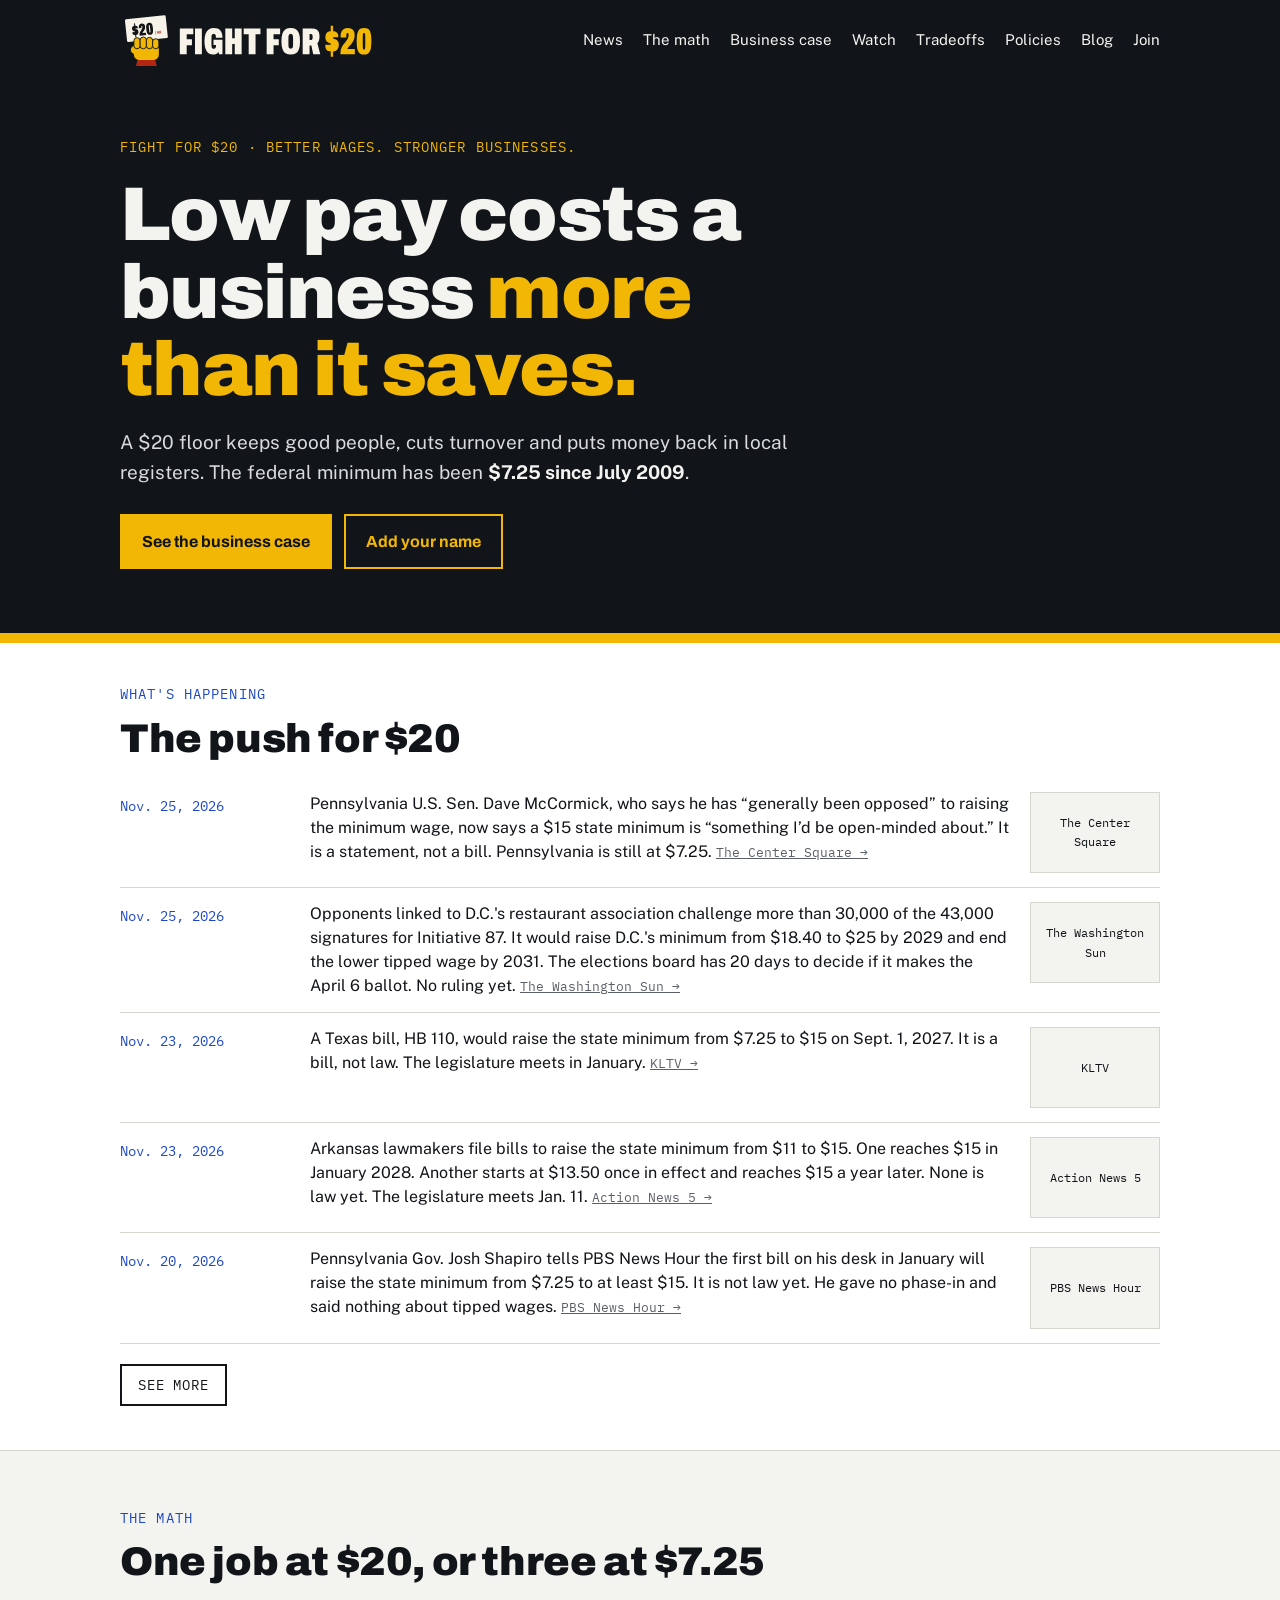
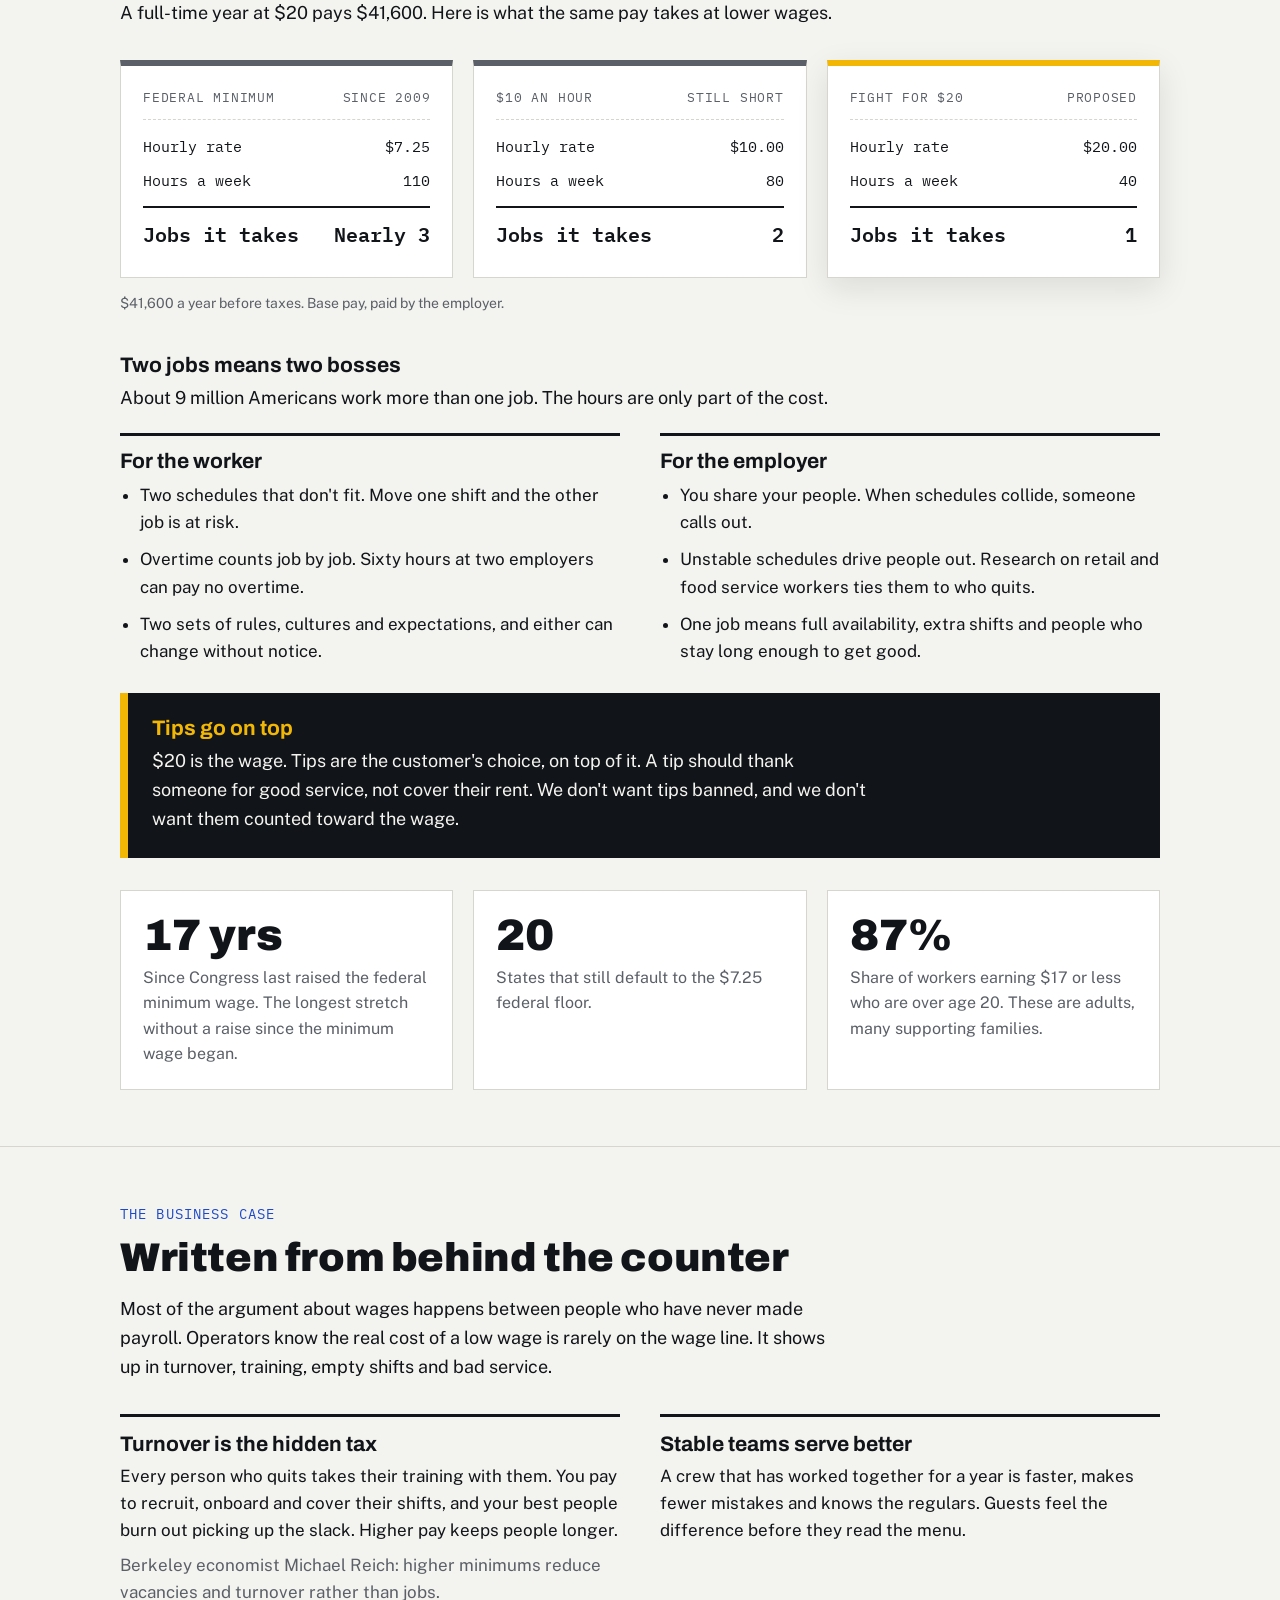
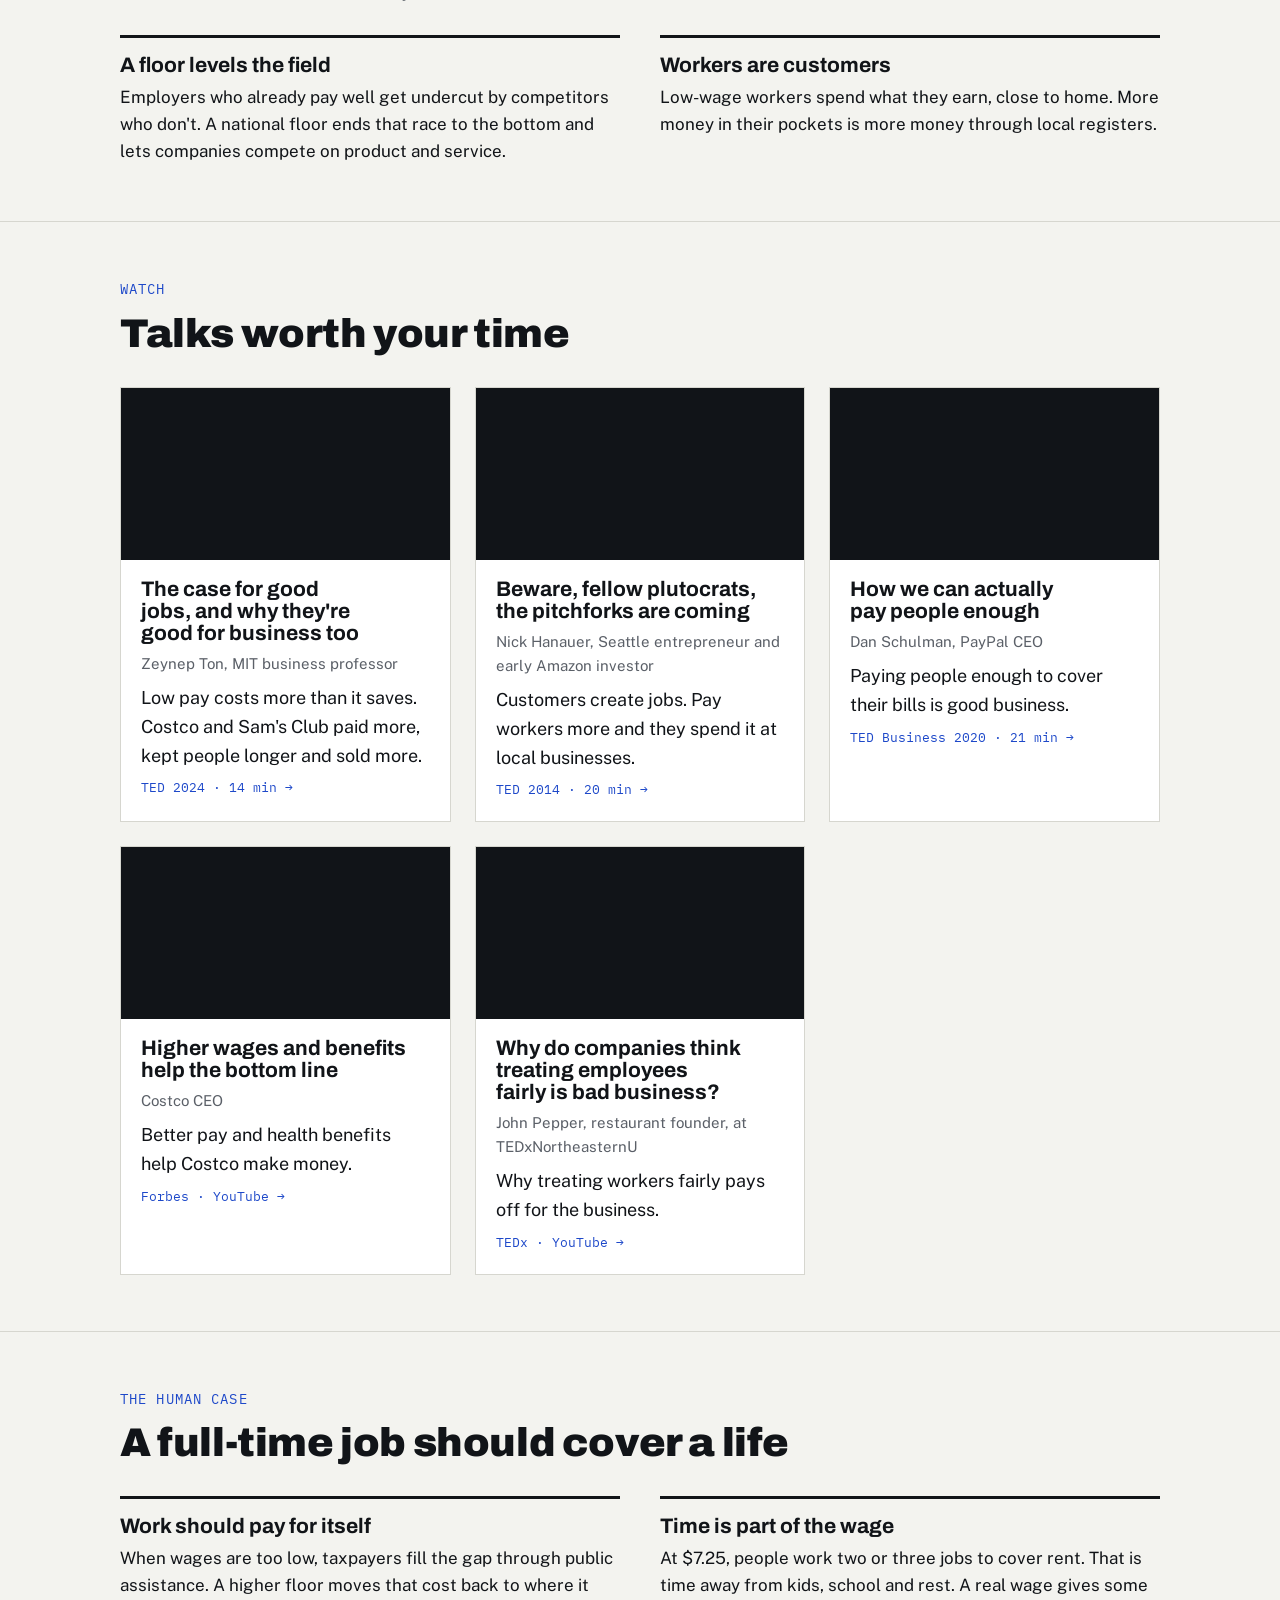
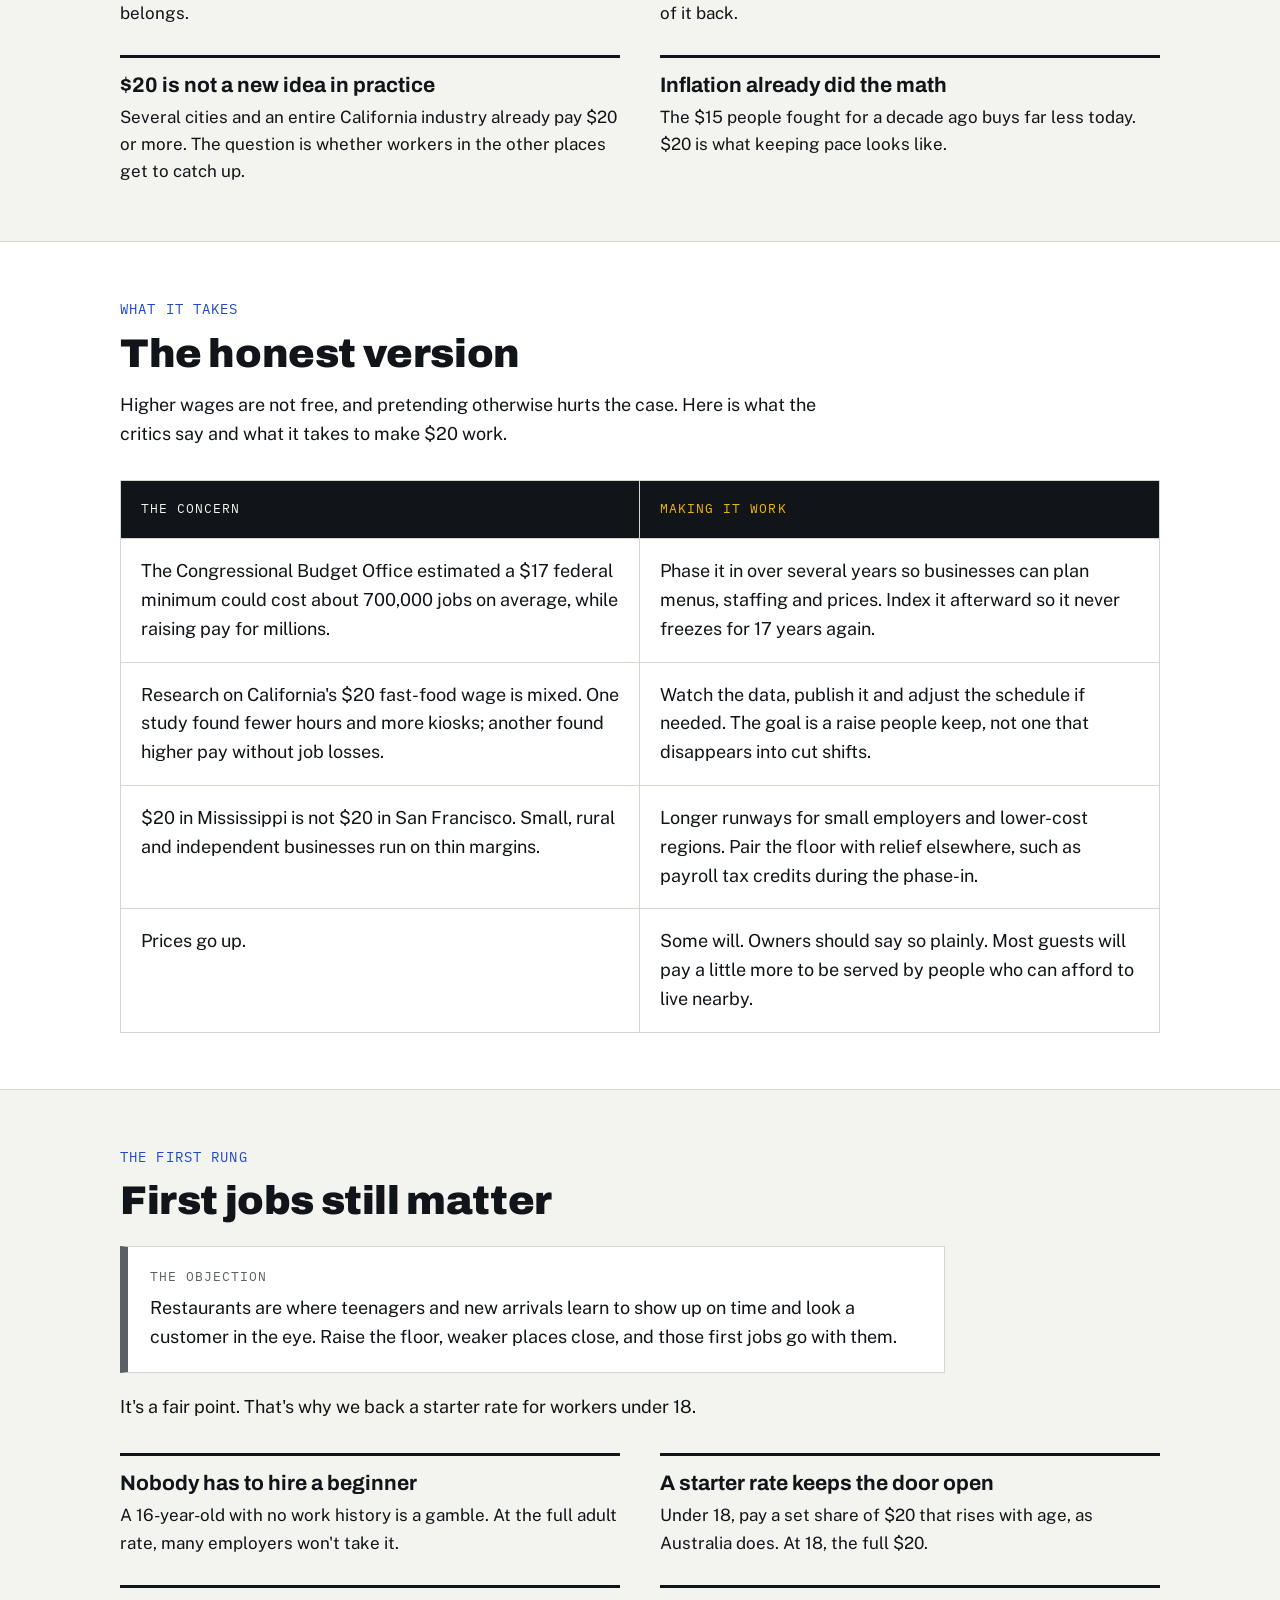
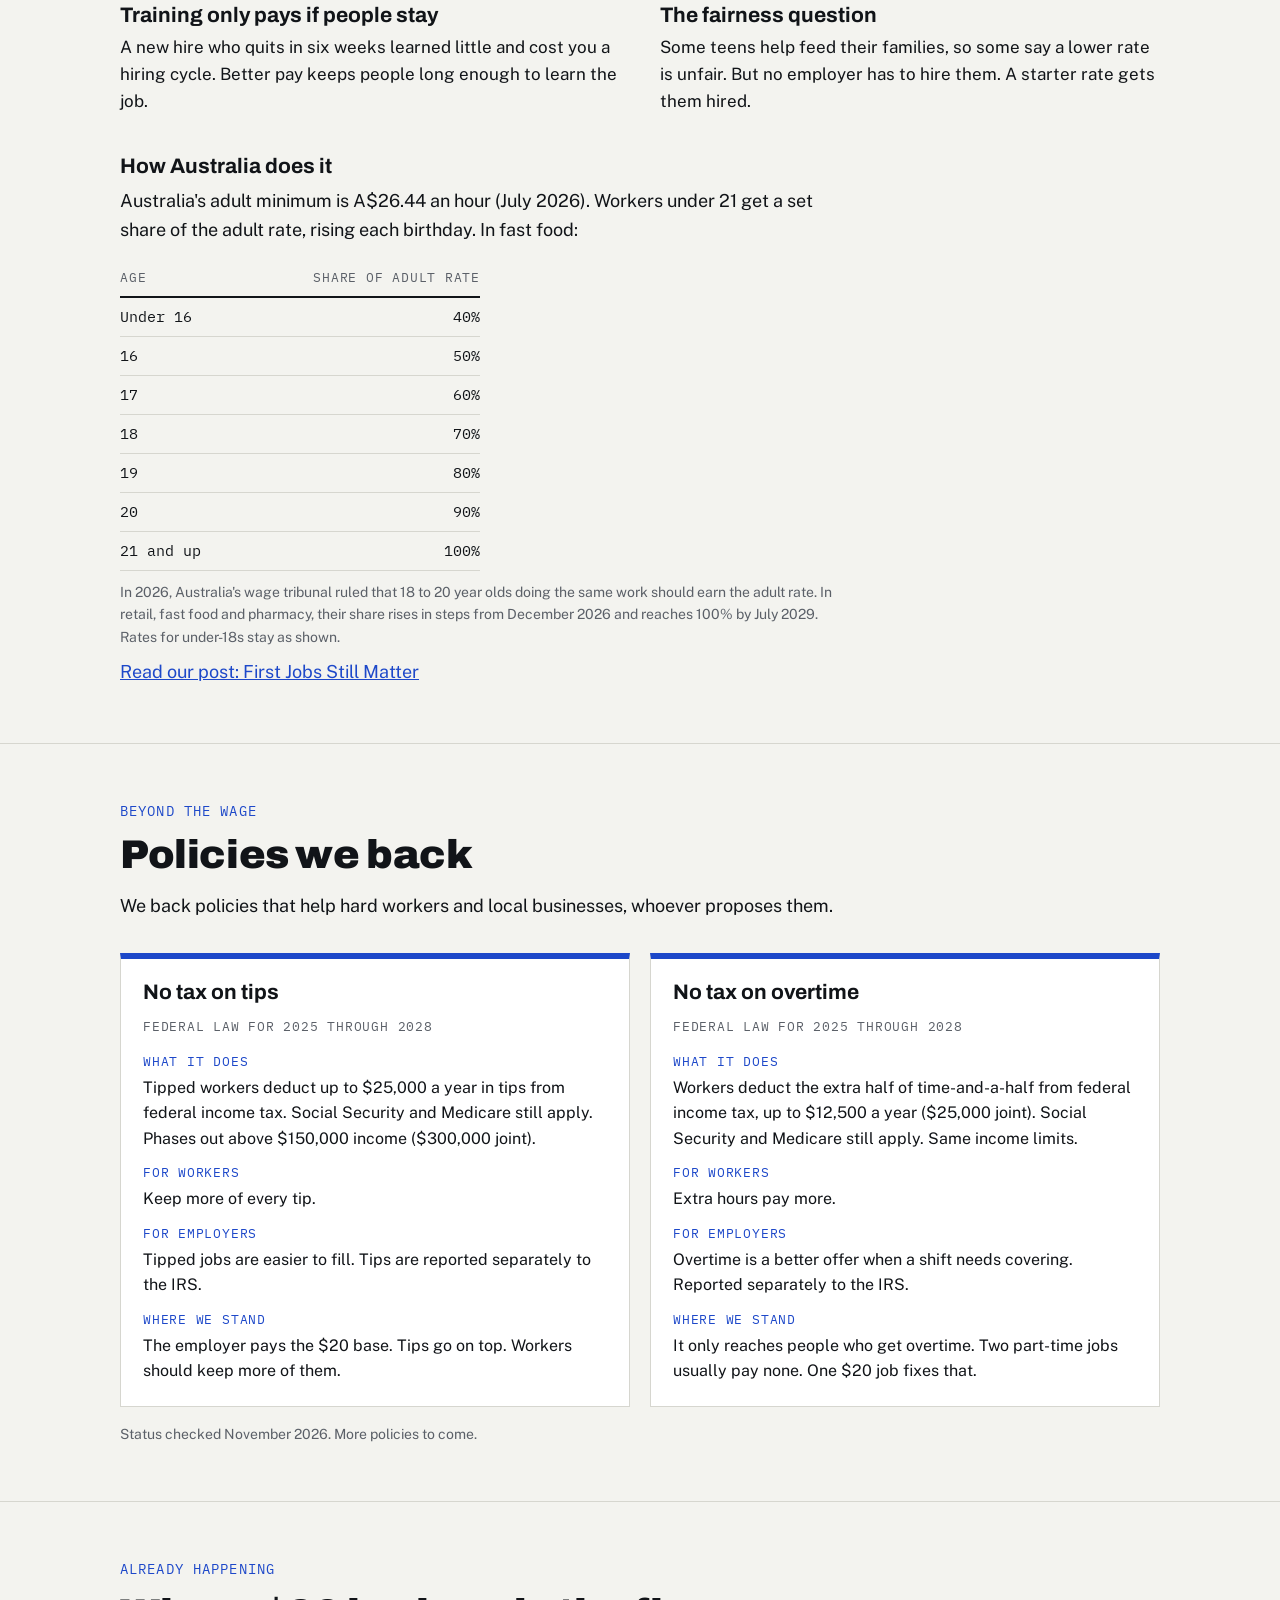
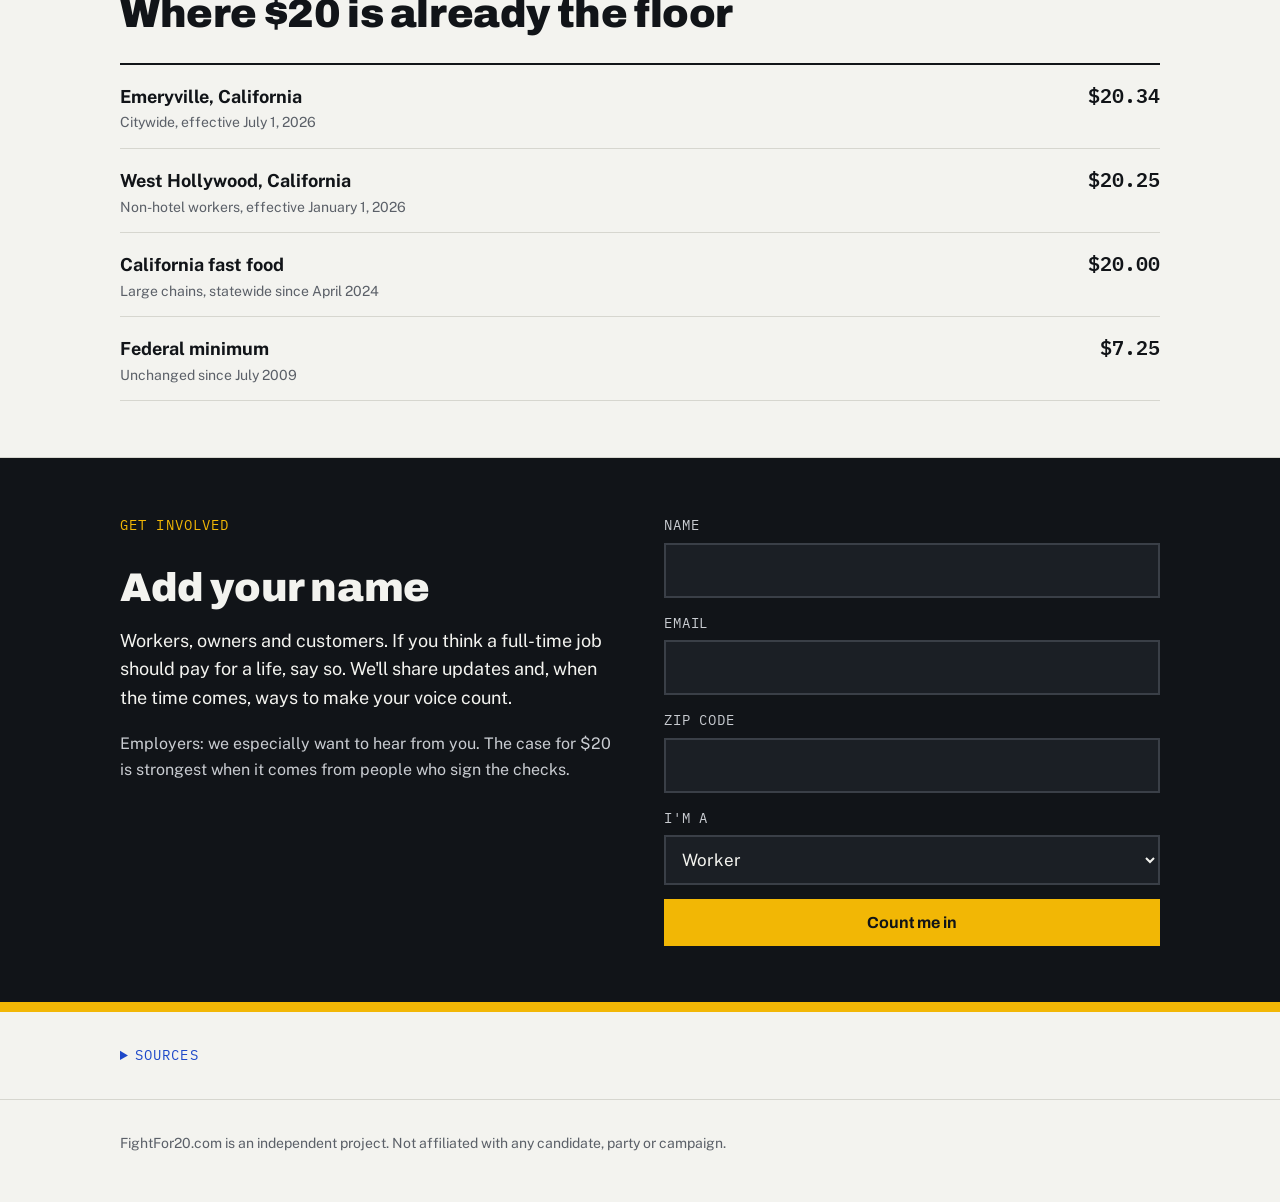
<file: index.html>
<!DOCTYPE html>
<html lang="en">
<head>
<meta charset="utf-8">
<meta name="viewport" content="width=device-width, initial-scale=1">
<title>Fight for $20</title>
<link rel="icon" href="favicon.svg" type="image/svg+xml">
<link rel="icon" href="favicon-32.png" sizes="32x32" type="image/png">
<link rel="apple-touch-icon" href="apple-touch-icon.png">
<meta name="description" content="The business case and the human case for a $20 minimum wage.">
<link rel="preconnect" href="https://fonts.googleapis.com">
<link rel="preconnect" href="https://fonts.gstatic.com" crossorigin>
<link href="https://fonts.googleapis.com/css2?family=Archivo:wght@500;700;900&family=Public+Sans:wght@400;600&family=IBM+Plex+Mono:wght@400;600&display=swap" rel="stylesheet">
<style>
:root {
  --ink: #111418;
  --paper: #f3f3ef;
  --card: #ffffff;
  --signal: #f2b705;
  --blue: #1d48c9;
  --muted: #5b6068;
  --rule: #d6d6cf;
  --display: "Archivo", "Helvetica Neue", Arial, sans-serif;
  --body: "Public Sans", "Helvetica Neue", Arial, sans-serif;
  --mono: "IBM Plex Mono", ui-monospace, Menlo, monospace;
  color-scheme: light;
}
* { box-sizing: border-box; }
html, body { margin: 0; }
body { background: var(--paper); color: var(--ink); font-family: var(--body); font-size: 18px; line-height: 1.6; }
a { color: var(--blue); }
a:focus-visible, button:focus-visible, input:focus-visible, select:focus-visible { outline: 3px solid var(--blue); outline-offset: 2px; }
.wrap { max-width: 1080px; margin: 0 auto; padding: 0 20px; }
.prose { max-width: 65ch; }
h1, h2, h3 { font-family: var(--display); text-wrap: balance; line-height: 1.05; margin: 0; }
h2 { font-size: clamp(30px, 5vw, 46px); font-weight: 900; letter-spacing: -0.01em; }
h3 { font-size: 21px; font-weight: 700; }
p { margin: 0; }
.stack { display: flex; flex-direction: column; gap: 18px; }
.nav { background: var(--ink); color: var(--paper); }
.nav .wrap { display: flex; justify-content: space-between; align-items: center; gap: 16px; padding-top: 14px; padding-bottom: 14px; flex-wrap: wrap; }
.mark { font-family: var(--display); font-weight: 900; font-size: 20px; letter-spacing: 0.02em; }
.mark { display: block; line-height: 0; }
.mark img { display: block; height: 52px; width: auto; }
.nav ul { list-style: none; display: flex; gap: 20px; margin: 0; padding: 0; flex-wrap: wrap; font-size: 15px; }
.nav a { color: var(--paper); text-decoration: none; }
.nav a:hover { color: var(--signal); }
.hero { background: var(--ink); color: var(--paper); padding: 56px 0 64px; border-bottom: 10px solid var(--signal); }
.hero .wrap { display: grid; grid-template-columns: 1.3fr 1fr; gap: 48px; align-items: end; }
.hero h1 { font-size: clamp(56px, 11vw, 132px); font-weight: 900; letter-spacing: -0.02em; }
.hero h1 em { font-style: normal; color: var(--signal); }
.tag { font-family: var(--display); font-weight: 700; font-size: clamp(20px, 2.6vw, 28px); margin-top: 18px; }
.hero .lede { font-size: 19px; color: #d9dbde; }
.hero .lede strong { color: var(--paper); }
.btns { display: flex; gap: 12px; flex-wrap: wrap; margin-top: 8px; }
.btn { display: inline-block; font-family: var(--display); font-weight: 700; font-size: 16px; padding: 13px 20px; text-decoration: none; border: 2px solid var(--signal); cursor: pointer; }
.btn.primary { background: var(--signal); color: var(--ink); }
.btn.ghost { color: var(--signal); background: transparent; }
section { padding: 72px 0; border-bottom: 1px solid var(--rule); }
.kicker { font-family: var(--mono); font-size: 14px; text-transform: uppercase; letter-spacing: 0.08em; color: var(--blue); margin-bottom: 12px; }
.stubs { display: grid; grid-template-columns: 1fr 1fr; gap: 20px; margin-top: 32px; }
.stub { background: var(--card); border: 1px solid var(--rule); border-top: 6px solid var(--muted); padding: 22px; font-family: var(--mono); font-size: 15px; font-variant-numeric: tabular-nums; }
.stub.twenty { border-top-color: var(--signal); box-shadow: 0 10px 30px rgba(17,20,24,.10); }
.stub .head { display: flex; justify-content: space-between; gap: 8px; border-bottom: 1px dashed var(--rule); padding-bottom: 10px; margin-bottom: 10px; font-size: 13px; color: var(--muted); text-transform: uppercase; letter-spacing: 0.06em; }
.row { display: flex; justify-content: space-between; gap: 12px; padding: 5px 0; }
.row.total { border-top: 2px solid var(--ink); margin-top: 8px; padding-top: 10px; font-weight: 600; font-size: 20px; }
.stub-note { font-size: 14px; color: var(--muted); margin-top: 14px; }
.stubs.three { grid-template-columns: repeat(3, 1fr); }
.burden { margin-top: 40px; display: flex; flex-direction: column; gap: 8px; }
.burden-cols { display: grid; grid-template-columns: 1fr 1fr; gap: 20px 40px; margin-top: 12px; }
.burden-cols ul { margin: 10px 0 0; padding-left: 20px; display: flex; flex-direction: column; gap: 10px; font-size: 17px; }
.burden-cols h3 { padding-top: 14px; border-top: 3px solid var(--ink); }
.policy-list { display: grid; grid-template-columns: 1fr 1fr; gap: 20px; margin-top: 32px; }
.policy { background: var(--card); border: 1px solid var(--rule); border-top: 6px solid var(--blue); padding: 22px; display: flex; flex-direction: column; gap: 14px; }
.policy .status { font-family: var(--mono); font-size: 13px; text-transform: uppercase; letter-spacing: 0.06em; color: var(--muted); }
.policy dl { margin: 0; display: flex; flex-direction: column; gap: 12px; }
.policy dt { font-family: var(--mono); font-size: 13px; text-transform: uppercase; letter-spacing: 0.06em; color: var(--blue); }
.policy dd { margin: 2px 0 0; font-size: 16px; }
.policy-note { font-size: 14px; color: var(--muted); margin-top: 16px; }
.tips { margin-top: 28px; background: var(--ink); color: var(--paper); padding: 24px; border-left: 8px solid var(--signal); display: flex; flex-direction: column; gap: 8px; }
.tips h3 { color: var(--signal); }
.tips p { max-width: 65ch; }
.objection { margin-top: 24px; background: var(--card); border: 1px solid var(--rule); border-left: 8px solid var(--muted); padding: 20px 22px; display: flex; flex-direction: column; gap: 6px; max-width: 75ch; }
.objection .label { font-family: var(--mono); font-size: 13px; text-transform: uppercase; letter-spacing: 0.08em; color: var(--muted); }
.intl { margin-top: 40px; display: flex; flex-direction: column; gap: 10px; max-width: 65ch; }
.agetable { border-collapse: collapse; margin-top: 6px; font-family: var(--mono); font-size: 15px; font-variant-numeric: tabular-nums; max-width: 360px; }
.agetable th, .agetable td { text-align: left; padding: 7px 16px 7px 0; border-bottom: 1px solid var(--rule); }
.agetable th { font-size: 13px; text-transform: uppercase; letter-spacing: 0.06em; color: var(--muted); font-weight: 400; border-bottom: 2px solid var(--ink); }
.agetable td:last-child, .agetable th:last-child { text-align: right; padding-right: 0; }
.facts { display: grid; grid-template-columns: repeat(3, 1fr); gap: 20px; margin-top: 32px; }
.fact { background: var(--card); border: 1px solid var(--rule); padding: 22px; display: flex; flex-direction: column; gap: 8px; }
.fact .n { font-family: var(--display); font-weight: 900; font-size: 44px; line-height: 1; }
.fact p { font-size: 16px; color: var(--muted); }
.case { display: grid; grid-template-columns: repeat(2, 1fr); gap: 28px 40px; margin-top: 32px; }
.point { display: flex; flex-direction: column; gap: 8px; padding-top: 16px; border-top: 3px solid var(--ink); }
.point p { font-size: 17px; }
.src { font-size: 14px; color: var(--muted); }
.honest { background: var(--card); }
.ledger { margin-top: 32px; display: grid; gap: 0; border: 1px solid var(--rule); }
.ledger-row { display: grid; grid-template-columns: 1fr 1fr; }
.ledger-row > div { padding: 18px 20px; border-bottom: 1px solid var(--rule); }
.ledger-row > div:first-child { border-right: 1px solid var(--rule); }
.ledger-row:last-child > div { border-bottom: 0; }
.ledger-head > div { font-family: var(--mono); font-size: 13px; text-transform: uppercase; letter-spacing: 0.08em; background: var(--ink); color: var(--paper); }
.ledger-head > div:last-child { color: var(--signal); }
.places { margin-top: 28px; border-top: 2px solid var(--ink); }
.place { display: grid; grid-template-columns: 1fr auto; gap: 12px; padding: 14px 0; border-bottom: 1px solid var(--rule); align-items: baseline; }
.place .rate { font-family: var(--mono); font-weight: 600; font-variant-numeric: tabular-nums; font-size: 20px; }
.place small { display: block; color: var(--muted); font-size: 14px; }
.timeline { margin-top: 28px; display: flex; flex-direction: column; gap: 0; }
.ev { display: grid; grid-template-columns: 150px 1fr; gap: 20px; padding: 16px 0; border-bottom: 1px solid var(--rule); }
.ev time { font-family: var(--mono); font-size: 14px; color: var(--blue); padding-top: 3px; }
.ev { grid-template-columns: 150px 1fr 160px; align-items: start; }
.ev .src { font-family: var(--mono); font-size: 13px; white-space: nowrap; }
.ev .thumb { justify-self: end; display: block; width: 160px; aspect-ratio: 16 / 10; overflow: hidden; border: 1px solid var(--rule); background: var(--paper); text-decoration: none; }
.ev .thumb img { width: 100%; height: 100%; object-fit: cover; display: block; }
.ev .thumb img.logo { object-fit: contain; background: #fff; }
.ev .thumb span { display: none; height: 100%; align-items: center; justify-content: center; text-align: center; padding: 8px; font-family: var(--mono); font-size: 12px; color: var(--ink); }
.ev .thumb.noimg span { display: flex; }
.timeline:not(.all) .ev:nth-child(n+6) { display: none; }
.more { margin-top: 20px; font-family: var(--mono); font-size: 14px; text-transform: uppercase; letter-spacing: 0.06em; background: none; border: 2px solid var(--ink); color: var(--ink); padding: 10px 16px; cursor: pointer; }
.watch { display: grid; grid-template-columns: repeat(3, 1fr); gap: 24px; margin-top: 32px; }
.talk { background: var(--card); border: 1px solid var(--rule); display: flex; flex-direction: column; text-decoration: none; color: var(--ink); }
.talk:hover { border-color: var(--ink); }
.talk .pic { display: block; aspect-ratio: 1050 / 550; background: var(--ink); overflow: hidden; }
.talk .pic img { width: 100%; height: 100%; object-fit: cover; display: block; }
.talk .body { padding: 18px 20px 20px; display: flex; flex-direction: column; gap: 8px; }
.talk .who { font-size: 15px; color: var(--muted); }
.talk .meta { font-family: var(--mono); font-size: 13px; color: var(--blue); }
.join { background: var(--ink); color: var(--paper); border-bottom: 10px solid var(--signal); }
.join .kicker { color: var(--signal); }
.join .wrap { display: grid; grid-template-columns: 1fr 1fr; gap: 48px; }
form { display: flex; flex-direction: column; gap: 14px; }
label { font-size: 14px; font-family: var(--mono); text-transform: uppercase; letter-spacing: 0.06em; color: #c9ccd1; }
input, select { width: 100%; padding: 12px; font: inherit; font-size: 17px; border: 2px solid #3a3f47; background: #1b1f25; color: var(--paper); }
.field { display: flex; flex-direction: column; gap: 6px; }
.thanks { display: none; background: var(--signal); color: var(--ink); padding: 14px; font-weight: 600; }
.sources ol { padding-left: 22px; margin: 20px 0 0; font-size: 15px; color: var(--muted); display: flex; flex-direction: column; gap: 6px; }
footer { padding: 32px 0 48px; font-size: 14px; color: var(--muted); }
@media (max-width: 760px) {
  .hero .wrap, .stubs, .stubs.three, .facts, .case, .watch, .join .wrap, .burden-cols, .policy-list { grid-template-columns: 1fr; }
  .ledger-row { grid-template-columns: 1fr; }
  .ledger-row > div:first-child { border-right: 0; }
  .ev { grid-template-columns: 1fr 96px; gap: 4px 14px; }
  .ev time { grid-column: 1 / -1; }
  .ev .thumb { width: 96px; }
  section { padding: 52px 0; }
  .hero { padding: 40px 0 48px; }
}
/* calmer layout */
section { padding: 56px 0; }
h2 { font-size: clamp(28px, 4.5vw, 40px); }
.news { padding: 40px 0 44px; background: var(--card); }
.news .timeline { margin-top: 18px; }
.ev { padding: 14px 0; }
.ev p { font-size: 16px; line-height: 1.5; }
.ev { grid-template-columns: 170px 1fr 130px; }
.ev .thumb { width: 130px; }
.ev .new { display: inline-block; margin-left: 8px; padding: 1px 6px; background: var(--signal); color: var(--ink); font-family: var(--mono); font-size: 11px; font-weight: 600; letter-spacing: 0.08em; text-transform: uppercase; vertical-align: 1px; }
.sources summary { cursor: pointer; margin-bottom: 0; }
.sources { padding: 32px 0; }
@media (max-width: 760px) {
  section { padding: 40px 0; }
  .news { padding: 28px 0 32px; }
  .ev { grid-template-columns: 1fr 80px; }
  .ev .thumb { width: 80px; }
  .nav .wrap { flex-wrap: nowrap; flex-direction: column; align-items: flex-start; gap: 10px; padding-top: 10px; padding-bottom: 10px; }
  .mark img { height: 40px; }
  .nav ul { flex-wrap: nowrap; overflow-x: auto; max-width: 100%; gap: 18px; white-space: nowrap; scrollbar-width: none; padding-bottom: 2px; }
  .nav ul::-webkit-scrollbar { display: none; }
  .hero .wrap { gap: 20px; }
}
.hero .wrap { display: flex; flex-direction: column; gap: 18px; align-items: flex-start; }
.hero .tag { margin: 0; font-family: var(--mono); font-size: 14px; font-weight: 400; text-transform: uppercase; letter-spacing: 0.08em; color: var(--signal); }
.hero h1 { font-size: clamp(38px, 6.4vw, 76px); max-width: 16ch; line-height: 1.02; }
.hero .lede { max-width: 56ch; font-size: 19px; }
@media (max-width: 760px) { .hero h1 { font-size: 40px; } .hero .lede { font-size: 17px; } }
@media (prefers-reduced-motion: reduce) { * { scroll-behavior: auto !important; } }
html { scroll-behavior: smooth; }
</style>
</head>
<body>

<nav class="nav" aria-label="Main">
  <div class="wrap">
    <a class="mark" href="#"><img src="assets/logo/fightfor20-header.svg" alt="Fight for $20" width="254" height="52"></a>
    <ul>
      <li><a href="#now">News</a></li>
      <li><a href="#math">The math</a></li>
      <li><a href="#business">Business case</a></li>
      <li><a href="#watch">Watch</a></li>
      <li><a href="#tradeoffs">Tradeoffs</a></li>
      <li><a href="#policies">Policies</a></li>
      <li><a href="blog/">Blog</a></li>
      <li><a href="#join">Join</a></li>
    </ul>
  </div>
</nav>

<header class="hero">
  <div class="wrap">
    <p class="tag">Fight for $20 &middot; Better wages. Stronger businesses.</p>
    <h1>Low pay costs a business <em>more than it saves.</em></h1>
    <p class="lede">A $20 floor keeps good people, cuts turnover and puts money back in local registers. The federal minimum has been <strong>$7.25 since July 2009</strong>.</p>
    <div class="btns">
      <a class="btn primary" href="#business">See the business case</a>
      <a class="btn ghost" href="#join">Add your name</a>
    </div>
  </div>
</header>

<main>

<section id="now" class="news">
  <div class="wrap">
    <p class="kicker">What's happening</p>
    <h2>The push for $20</h2>
    <div class="timeline">
      <div class="ev"><time datetime="2026-11-25">Nov. 25, 2026</time><p>Pennsylvania U.S. Sen. Dave McCormick, who says he has &ldquo;generally been opposed&rdquo; to raising the minimum wage, now says a $15 state minimum is &ldquo;something I&rsquo;d be open-minded about.&rdquo; It is a statement, not a bill. Pennsylvania is still at $7.25. <a class="src" href="https://www.northcentralpa.com/news/state/u-s-sen-dave-mccormick-open-minded-to-15-minimum-wage-in-pennsylvania/article_31818de6-582a-5b14-b925-458f843c573c.html" target="_blank" rel="noopener">The Center Square &rarr;</a></p><a class="thumb" href="https://www.northcentralpa.com/news/state/u-s-sen-dave-mccormick-open-minded-to-15-minimum-wage-in-pennsylvania/article_31818de6-582a-5b14-b925-458f843c573c.html" target="_blank" rel="noopener" aria-label="Read at The Center Square"><img src="https://bloximages.newyork1.vip.townnews.com/northcentralpa.com/content/tncms/assets/v3/editorial/f/3e/f3ee026e-f4f4-11ee-97c1-3b9fbc716633/6612be13a4638.image.jpg?crop=1000%2C525%2C0%2C27" alt="" loading="lazy" referrerpolicy="no-referrer" onerror="this.parentNode.classList.add('noimg');this.remove()"><span>The Center Square</span></a></div>
      <div class="ev"><time datetime="2026-11-25">Nov. 25, 2026</time><p>Opponents linked to D.C.'s restaurant association challenge more than 30,000 of the 43,000 signatures for Initiative 87. It would raise D.C.'s minimum from $18.40 to $25 by 2029 and end the lower tipped wage by 2031. The elections board has 20 days to decide if it makes the April 6 ballot. No ruling yet. <a class="src" href="https://www.washingtonsun.com/metro/dc/minimum-wage-initiative-voter-signatures" target="_blank" rel="noopener">The Washington Sun &rarr;</a></p><a class="thumb" href="https://www.washingtonsun.com/metro/dc/minimum-wage-initiative-voter-signatures" target="_blank" rel="noopener" aria-label="Read at The Washington Sun"><img src="https://static.washingtonsun.com/dims4/default/0331524/2147483647/strip/true/crop/7502x4220+0+391/resize/1440x810!/quality/90/?url=https%3A%2F%2Fk2-prod-aji.s3.us-east-1.amazonaws.com%2Fbrightspot%2Fa8%2F6d%2Facdba61342b798a9780f255c0d79%2Fearlyvoting-dc-061226-02.jpg" alt="" loading="lazy" referrerpolicy="no-referrer" onerror="this.parentNode.classList.add('noimg');this.remove()"><span>The Washington Sun</span></a></div>
      <div class="ev"><time datetime="2026-11-23">Nov. 23, 2026</time><p>A Texas bill, HB 110, would raise the state minimum from $7.25 to $15 on Sept. 1, 2027. It is a bill, not law. The legislature meets in January. <a class="src" href="https://www.kltv.com/2026/11/23/state-rep-explains-bill-that-would-raise-minimum-wage-texas-workers/" target="_blank" rel="noopener">KLTV &rarr;</a></p><a class="thumb" href="https://www.kltv.com/2026/11/23/state-rep-explains-bill-that-would-raise-minimum-wage-texas-workers/" target="_blank" rel="noopener" aria-label="Read at KLTV"><img src="https://gray-kltv-prod.gtv-cdn.com/resizer/v2/FLTQVO7ZKBB73CU24DH53PGY5M.jpg?auth=af38c0ed74c2b4e4993572e7ec67a2ad129ad68070bdfae5977cb40cfac3754a&amp;width=1200&amp;height=600&amp;smart=true" alt="" loading="lazy" referrerpolicy="no-referrer" onerror="this.parentNode.classList.add('noimg');this.remove()"><span>KLTV</span></a></div>
      <div class="ev"><time datetime="2026-11-23">Nov. 23, 2026</time><p>Arkansas lawmakers file bills to raise the state minimum from $11 to $15. One reaches $15 in January 2028. Another starts at $13.50 once in effect and reaches $15 a year later. None is law yet. The legislature meets Jan. 11. <a class="src" href="https://www.actionnews5.com/2026/11/23/arkansas-bills-would-raise-minimum-wage-15-an-hour/" target="_blank" rel="noopener">Action News 5 &rarr;</a></p><a class="thumb" href="https://www.actionnews5.com/2026/11/23/arkansas-bills-would-raise-minimum-wage-15-an-hour/" target="_blank" rel="noopener" aria-label="Read at Action News 5"><img src="https://gray-wmctv-prod.gtv-cdn.com/resizer/v2/6WTJFD6HO5HHXJZ7ZXEGH6LBQM.png?auth=c75eb71b8b4eb7b7493ba531440dff4e3d52db6c712fcd91935d488148dd037e&amp;width=1200&amp;height=600&amp;smart=true" alt="" loading="lazy" referrerpolicy="no-referrer" onerror="this.parentNode.classList.add('noimg');this.remove()"><span>Action News 5</span></a></div>
      <div class="ev"><time datetime="2026-11-20">Nov. 20, 2026</time><p>Pennsylvania Gov. Josh Shapiro tells PBS News Hour the first bill on his desk in January will raise the state minimum from $7.25 to at least $15. It is not law yet. He gave no phase-in and said nothing about tipped wages. <a class="src" href="https://www.pbs.org/newshour/show/josh-shapiro-on-foreign-policy-democratic-wins-and-his-2028-ambitions" target="_blank" rel="noopener">PBS News Hour &rarr;</a></p><a class="thumb" href="https://www.pbs.org/newshour/show/josh-shapiro-on-foreign-policy-democratic-wins-and-his-2028-ambitions" target="_blank" rel="noopener" aria-label="Read at PBS News Hour"><img src="https://d3i6fh83elv35t.cloudfront.net/static/2026/11/oneonone-1024x683.jpg" alt="" loading="lazy" referrerpolicy="no-referrer" onerror="this.parentNode.classList.add('noimg');this.remove()"><span>PBS News Hour</span></a></div>
      <div class="ev"><time datetime="2026-11-18">Nov. 18, 2026</time><p>A group of 17 current and incoming House members pushes the Living Wage For All Act, a $25 federal minimum. Employers with 500 or more workers or $1 billion in revenue would reach $25 by 2031; everyone else by 2038. The bill also ends the lower cash wage for tipped workers. Tips stay with the worker. <a class="src" href="https://www.aljazeera.com/economy/2026/11/18/us-lawmakers-push-to-raise-minimum-wage-to-25-end-tipped-pay-system" target="_blank" rel="noopener">Al Jazeera &rarr;</a></p><a class="thumb" href="https://www.aljazeera.com/economy/2026/11/18/us-lawmakers-push-to-raise-minimum-wage-to-25-end-tipped-pay-system" target="_blank" rel="noopener" aria-label="Read at Al Jazeera"><img src="https://www.aljazeera.com/wp-content/uploads/2026/11/2026-11-12T145626Z_1656464802_RC2SXY95PV4I_RTRMADP_3_USA-ECONOMY-1795030831.jpg?resize=640%2C480" alt="" loading="lazy" referrerpolicy="no-referrer" onerror="this.parentNode.classList.add('noimg');this.remove()"><span>Al Jazeera</span></a></div>
      <div class="ev"><time datetime="2026-11-18">Nov. 18, 2026</time><p>Pennsylvania Gov. Josh Shapiro says a minimum wage bill will reach his desk before his second term starts January 19. He backs at least $15 an hour, up from the state's $7.25. The final amount and phase-in are not set. <a class="src" href="https://justthenews.com/nation/states/center-square/shapiro-predicts-15-hourly-minimum-wage-bill-will-hit-his-desk-first" target="_blank" rel="noopener">The Center Square &rarr;</a></p><a class="thumb" href="https://justthenews.com/nation/states/center-square/shapiro-predicts-15-hourly-minimum-wage-bill-will-hit-his-desk-first" target="_blank" rel="noopener" aria-label="Read at The Center Square"><img src="https://justthenews.com/sites/default/files/styles/social_media_share/public/2024-07/GettyImages-1514617789.jpg?h=69f2b9d0&amp;itok=-L7na56w" alt="" loading="lazy" referrerpolicy="no-referrer" onerror="this.parentNode.classList.add('noimg');this.remove()"><span>The Center Square</span></a></div>
      <div class="ev"><time datetime="2026-11">November 2026</time><p>Sanders, expected to chair the Senate HELP Committee in January, lists a $20 federal minimum among his committee priorities. <a class="src" href="https://www.pbs.org/newshour/politics/ap-report-bernie-sanders-unveils-how-hell-push-for-medicare-for-all-when-democrats-take-power" target="_blank" rel="noopener">AP via PBS NewsHour &rarr;</a></p><a class="thumb" href="https://www.pbs.org/newshour/politics/ap-report-bernie-sanders-unveils-how-hell-push-for-medicare-for-all-when-democrats-take-power" target="_blank" rel="noopener" aria-label="Read at AP via PBS NewsHour"><img src="https://d3i6fh83elv35t.cloudfront.net/static/2026/11/2026-11-17T185417Z_133484952_RC2TPOAFQ5LG_RTRMADP_3_USA-CONGRESS-1024x683.jpg" alt="" loading="lazy" referrerpolicy="no-referrer" onerror="this.parentNode.classList.add('noimg');this.remove()"><span>AP via PBS NewsHour</span></a></div>
      <div class="ev"><time datetime="2026-10">October 2026</time><p>Sen. Bernie Sanders calls for a federal minimum of at least $20 an hour. <a class="src" href="https://www.yahoo.com/news/politics/articles/bernie-sanders-demands-20-minimum-183007545.html" target="_blank" rel="noopener">Benzinga &rarr;</a></p><a class="thumb" href="https://www.yahoo.com/news/politics/articles/bernie-sanders-demands-20-minimum-183007545.html" target="_blank" rel="noopener" aria-label="Read at Benzinga"><img src="https://s.yimg.com/lo/mysterio/api/ad60f95166da7a62db627ce8feb9e9de3d35832b2031af8a7a42d47678093f8f/lightyear_networkapi/resizefill_w1200%3Bquality_80%3Bformat_jpg/https%3A%2F%2Fmedia.zenfs.com%2Fen%2Fbenzinga_79%2F46b1d2a40c0022eff299c7b3c5bbb69b.jpg" alt="" loading="lazy" referrerpolicy="no-referrer" onerror="this.parentNode.classList.add('noimg');this.remove()"><span>Benzinga</span></a></div>
      <div class="ev"><time datetime="2025-04">April 2025</time><p>The Raise the Wage Act of 2025 is introduced in Congress, proposing a $17 federal minimum by 2030. <a class="src" href="https://democrats-edworkforce.house.gov/media/press-releases/04/08/2025/labor-leaders-introduce-bill-to-raise-minimum-wage" target="_blank" rel="noopener">House Education &amp; Workforce Democrats &rarr;</a></p><a class="thumb" href="https://democrats-edworkforce.house.gov/media/press-releases/04/08/2025/labor-leaders-introduce-bill-to-raise-minimum-wage" target="_blank" rel="noopener" aria-label="Read at House Education &amp; Workforce Democrats"><img src="https://democrats-edworkforce.house.gov/themes/edlabor/images/sharelogo.jpg" class="logo" alt="" loading="lazy" referrerpolicy="no-referrer" onerror="this.parentNode.classList.add('noimg');this.remove()"><span>House Education &amp; Workforce Democrats</span></a></div>
    </div>
    <button type="button" class="more" id="tl-more" hidden aria-expanded="false">See more</button>
  </div>
</section>

<section id="math">
  <div class="wrap">
    <p class="kicker">The math</p>
    <h2>One job at $20, or three at $7.25</h2>
    <p class="prose" style="margin-top:16px">A full-time year at $20 pays $41,600. Here is what the same pay takes at lower wages.</p>
    <div class="stubs three">
      <div class="stub" aria-label="Earning $41,600 at $7.25 an hour">
        <div class="head"><span>Federal minimum</span><span>Since 2009</span></div>
        <div class="row"><span>Hourly rate</span><span>$7.25</span></div>
        <div class="row"><span>Hours a week</span><span>110</span></div>
        <div class="row total"><span>Jobs it takes</span><span>Nearly 3</span></div>
      </div>
      <div class="stub" aria-label="Earning $41,600 at $10 an hour">
        <div class="head"><span>$10 an hour</span><span>Still short</span></div>
        <div class="row"><span>Hourly rate</span><span>$10.00</span></div>
        <div class="row"><span>Hours a week</span><span>80</span></div>
        <div class="row total"><span>Jobs it takes</span><span>2</span></div>
      </div>
      <div class="stub twenty" aria-label="Earning $41,600 at $20 an hour">
        <div class="head"><span>Fight for $20</span><span>Proposed</span></div>
        <div class="row"><span>Hourly rate</span><span>$20.00</span></div>
        <div class="row"><span>Hours a week</span><span>40</span></div>
        <div class="row total"><span>Jobs it takes</span><span>1</span></div>
      </div>
    </div>
    <p class="stub-note">$41,600 a year before taxes. Base pay, paid by the employer.</p>

    <div class="burden">
      <h3>Two jobs means two bosses</h3>
      <p class="prose">About 9 million Americans work more than one job. The hours are only part of the cost.</p>
      <div class="burden-cols">
        <div>
          <h3>For the worker</h3>
          <ul>
            <li>Two schedules that don't fit. Move one shift and the other job is at risk.</li>
            <li>Overtime counts job by job. Sixty hours at two employers can pay no overtime.</li>
            <li>Two sets of rules, cultures and expectations, and either can change without notice.</li>
          </ul>
        </div>
        <div>
          <h3>For the employer</h3>
          <ul>
            <li>You share your people. When schedules collide, someone calls out.</li>
            <li>Unstable schedules drive people out. Research on retail and food service workers ties them to who quits.</li>
            <li>One job means full availability, extra shifts and people who stay long enough to get good.</li>
          </ul>
        </div>
      </div>
    </div>

    <div class="tips">
      <h3>Tips go on top</h3>
      <p>$20 is the wage. Tips are the customer's choice, on top of it. A tip should thank someone for good service, not cover their rent. We don't want tips banned, and we don't want them counted toward the wage.</p>
    </div>

    <div class="facts">
      <div class="fact"><span class="n">17 yrs</span><p>Since Congress last raised the federal minimum wage. The longest stretch without a raise since the minimum wage began.</p></div>
      <div class="fact"><span class="n">20</span><p>States that still default to the $7.25 federal floor.</p></div>
      <div class="fact"><span class="n">87%</span><p>Share of workers earning $17 or less who are over age 20. These are adults, many supporting families.</p></div>
    </div>
  </div>
</section>

<section id="business">
  <div class="wrap">
    <p class="kicker">The business case</p>
    <h2>Written from behind the counter</h2>
    <p class="prose" style="margin-top:16px">Most of the argument about wages happens between people who have never made payroll. Operators know the real cost of a low wage is rarely on the wage line. It shows up in turnover, training, empty shifts and bad service.</p>
    <div class="case">
      <div class="point">
        <h3>Turnover is the hidden tax</h3>
        <p>Every person who quits takes their training with them. You pay to recruit, onboard and cover their shifts, and your best people burn out picking up the slack. Higher pay keeps people longer.</p>
        <p class="src">Berkeley economist Michael Reich: higher minimums reduce vacancies and turnover rather than jobs.</p>
      </div>
      <div class="point">
        <h3>Stable teams serve better</h3>
        <p>A crew that has worked together for a year is faster, makes fewer mistakes and knows the regulars. Guests feel the difference before they read the menu.</p>
      </div>
      <div class="point">
        <h3>A floor levels the field</h3>
        <p>Employers who already pay well get undercut by competitors who don't. A national floor ends that race to the bottom and lets companies compete on product and service.</p>
      </div>
      <div class="point">
        <h3>Workers are customers</h3>
        <p>Low-wage workers spend what they earn, close to home. More money in their pockets is more money through local registers.</p>
      </div>
    </div>
  </div>
</section>

<section id="watch">
  <div class="wrap">
    <p class="kicker">Watch</p>
    <h2>Talks worth your time</h2>
    <div class="watch">
      <a class="talk" href="https://www.ted.com/talks/zeynep_ton_the_case_for_good_jobs_and_why_they_re_good_for_business_too" target="_blank" rel="noopener">
        <span class="pic"><img src="https://pi.tedcdn.com/r/talkstar-assets.s3.amazonaws.com/production/talks/talk_135442/ce72910c-b485-4431-bd2c-b968c18ae2e9/ZeynepTon_2024-embed.jpg?quality=80&amp;w=1050" alt="" loading="lazy" referrerpolicy="no-referrer" onerror="this.remove()"></span>
        <div class="body">
          <h3>The case for good jobs, and why they're good for business too</h3>
          <span class="who">Zeynep Ton, MIT business professor</span>
          <p>Low pay costs more than it saves. Costco and Sam's Club paid more, kept people longer and sold more.</p>
          <span class="meta">TED 2024 &middot; 14 min &rarr;</span>
        </div>
      </a>
      <a class="talk" href="https://www.ted.com/talks/nick_hanauer_beware_fellow_plutocrats_the_pitchforks_are_coming" target="_blank" rel="noopener">
        <span class="pic"><img src="https://pi.tedcdn.com/r/talkstar-photos.s3.amazonaws.com/uploads/15943e3c-6fce-440a-b5c3-a873cec8bc51/NickHanauer_2014S-embed.jpg?quality=80&amp;w=1050" alt="" loading="lazy" referrerpolicy="no-referrer" onerror="this.remove()"></span>
        <div class="body">
          <h3>Beware, fellow plutocrats, the pitchforks are coming</h3>
          <span class="who">Nick Hanauer, Seattle entrepreneur and early Amazon investor</span>
          <p>Customers create jobs. Pay workers more and they spend it at local businesses.</p>
          <span class="meta">TED 2014 &middot; 20 min &rarr;</span>
        </div>
      </a>
      <a class="talk" href="https://www.ted.com/talks/ted_business_how_we_can_actually_pay_people_enough_with_paypal_ceo_dan_schulman" target="_blank" rel="noopener">
        <span class="pic"><img src="https://i.ytimg.com/vi/suCfnosqomY/hqdefault.jpg" alt="" loading="lazy" referrerpolicy="no-referrer" onerror="this.remove()"></span>
        <div class="body">
          <h3>How we can actually pay people enough</h3>
          <span class="who">Dan Schulman, PayPal CEO</span>
          <p>Paying people enough to cover their bills is good business.</p>
          <span class="meta">TED Business 2020 &middot; 21 min &rarr;</span>
        </div>
      </a>
      <a class="talk" href="https://www.youtube.com/watch?v=2z-YJu1-ewU" target="_blank" rel="noopener">
        <span class="pic"><img src="https://i.ytimg.com/vi/2z-YJu1-ewU/hqdefault.jpg" alt="" loading="lazy" referrerpolicy="no-referrer" onerror="this.remove()"></span>
        <div class="body">
          <h3>Higher wages and benefits help the bottom line</h3>
          <span class="who">Costco CEO</span>
          <p>Better pay and health benefits help Costco make money.</p>
          <span class="meta">Forbes &middot; YouTube &rarr;</span>
        </div>
      </a>
      <a class="talk" href="https://www.youtube.com/watch?v=7g8jXcaxKFg" target="_blank" rel="noopener">
        <span class="pic"><img src="https://i.ytimg.com/vi/7g8jXcaxKFg/hqdefault.jpg" alt="" loading="lazy" referrerpolicy="no-referrer" onerror="this.remove()"></span>
        <div class="body">
          <h3>Why do companies think treating employees fairly is bad business?</h3>
          <span class="who">John Pepper, restaurant founder, at TEDxNortheasternU</span>
          <p>Why treating workers fairly pays off for the business.</p>
          <span class="meta">TEDx &middot; YouTube &rarr;</span>
        </div>
      </a>
    </div>
  </div>
</section>

<section id="society">
  <div class="wrap">
    <p class="kicker">The human case</p>
    <h2>A full-time job should cover a life</h2>
    <div class="case">
      <div class="point">
        <h3>Work should pay for itself</h3>
        <p>When wages are too low, taxpayers fill the gap through public assistance. A higher floor moves that cost back to where it belongs.</p>
      </div>
      <div class="point">
        <h3>Time is part of the wage</h3>
        <p>At $7.25, people work two or three jobs to cover rent. That is time away from kids, school and rest. A real wage gives some of it back.</p>
      </div>
      <div class="point">
        <h3>$20 is not a new idea in practice</h3>
        <p>Several cities and an entire California industry already pay $20 or more. The question is whether workers in the other places get to catch up.</p>
      </div>
      <div class="point">
        <h3>Inflation already did the math</h3>
        <p>The $15 people fought for a decade ago buys far less today. $20 is what keeping pace looks like.</p>
      </div>
    </div>
  </div>
</section>

<section id="tradeoffs" class="honest">
  <div class="wrap">
    <p class="kicker">What it takes</p>
    <h2>The honest version</h2>
    <p class="prose" style="margin-top:16px">Higher wages are not free, and pretending otherwise hurts the case. Here is what the critics say and what it takes to make $20 work.</p>
    <div class="ledger" role="table" aria-label="Concerns and responses">
      <div class="ledger-row ledger-head" role="row"><div role="columnheader">The concern</div><div role="columnheader">Making it work</div></div>
      <div class="ledger-row" role="row">
        <div role="cell">The Congressional Budget Office estimated a $17 federal minimum could cost about 700,000 jobs on average, while raising pay for millions.</div>
        <div role="cell">Phase it in over several years so businesses can plan menus, staffing and prices. Index it afterward so it never freezes for 17 years again.</div>
      </div>
      <div class="ledger-row" role="row">
        <div role="cell">Research on California's $20 fast-food wage is mixed. One study found fewer hours and more kiosks; another found higher pay without job losses.</div>
        <div role="cell">Watch the data, publish it and adjust the schedule if needed. The goal is a raise people keep, not one that disappears into cut shifts.</div>
      </div>
      <div class="ledger-row" role="row">
        <div role="cell">$20 in Mississippi is not $20 in San Francisco. Small, rural and independent businesses run on thin margins.</div>
        <div role="cell">Longer runways for small employers and lower-cost regions. Pair the floor with relief elsewhere, such as payroll tax credits during the phase-in.</div>
      </div>
      <div class="ledger-row" role="row">
        <div role="cell">Prices go up.</div>
        <div role="cell">Some will. Owners should say so plainly. Most guests will pay a little more to be served by people who can afford to live nearby.</div>
      </div>
    </div>
  </div>
</section>

<section id="first-job">
  <div class="wrap">
    <p class="kicker">The first rung</p>
    <h2>First jobs still matter</h2>
    <div class="objection">
      <p class="label">The objection</p>
      <p>Restaurants are where teenagers and new arrivals learn to show up on time and look a customer in the eye. Raise the floor, weaker places close, and those first jobs go with them.</p>
    </div>
    <p class="prose" style="margin-top:20px">It's a fair point. That's why we back a starter rate for workers under 18.</p>
    <div class="case">
      <div class="point">
        <h3>Nobody has to hire a beginner</h3>
        <p>A 16-year-old with no work history is a gamble. At the full adult rate, many employers won't take it.</p>
      </div>
      <div class="point">
        <h3>A starter rate keeps the door open</h3>
        <p>Under 18, pay a set share of $20 that rises with age, as Australia does. At 18, the full $20.</p>
      </div>
      <div class="point">
        <h3>Training only pays if people stay</h3>
        <p>A new hire who quits in six weeks learned little and cost you a hiring cycle. Better pay keeps people long enough to learn the job.</p>
      </div>
      <div class="point">
        <h3>The fairness question</h3>
        <p>Some teens help feed their families, so some say a lower rate is unfair. But no employer has to hire them. A starter rate gets them hired.</p>
      </div>
    </div>

    <div class="intl">
      <h3>How Australia does it</h3>
      <p>Australia's adult minimum is A$26.44 an hour (July 2026). Workers under 21 get a set share of the adult rate, rising each birthday. In fast food:</p>
      <table class="agetable">
        <thead><tr><th>Age</th><th>Share of adult rate</th></tr></thead>
        <tbody>
          <tr><td>Under 16</td><td>40%</td></tr>
          <tr><td>16</td><td>50%</td></tr>
          <tr><td>17</td><td>60%</td></tr>
          <tr><td>18</td><td>70%</td></tr>
          <tr><td>19</td><td>80%</td></tr>
          <tr><td>20</td><td>90%</td></tr>
          <tr><td>21 and up</td><td>100%</td></tr>
        </tbody>
      </table>
      <p class="src">In 2026, Australia's wage tribunal ruled that 18 to 20 year olds doing the same work should earn the adult rate. In retail, fast food and pharmacy, their share rises in steps from December 2026 and reaches 100% by July 2029. Rates for under-18s stay as shown.</p>
      <p><a href="blog/first-jobs-still-matter/">Read our post: First Jobs Still Matter</a></p>
    </div>
  </div>
</section>

<section id="policies">
  <div class="wrap">
    <p class="kicker">Beyond the wage</p>
    <h2>Policies we back</h2>
    <p class="prose" style="margin-top:16px">We back policies that help hard workers and local businesses, whoever proposes them.</p>
    <div class="policy-list">
      <article class="policy">
        <h3>No tax on tips</h3>
        <p class="status">Federal law for 2025 through 2028</p>
        <dl>
          <div><dt>What it does</dt><dd>Tipped workers deduct up to $25,000 a year in tips from federal income tax. Social Security and Medicare still apply. Phases out above $150,000 income ($300,000 joint).</dd></div>
          <div><dt>For workers</dt><dd>Keep more of every tip.</dd></div>
          <div><dt>For employers</dt><dd>Tipped jobs are easier to fill. Tips are reported separately to the IRS.</dd></div>
          <div><dt>Where we stand</dt><dd>The employer pays the $20 base. Tips go on top. Workers should keep more of them.</dd></div>
        </dl>
      </article>
      <article class="policy">
        <h3>No tax on overtime</h3>
        <p class="status">Federal law for 2025 through 2028</p>
        <dl>
          <div><dt>What it does</dt><dd>Workers deduct the extra half of time-and-a-half from federal income tax, up to $12,500 a year ($25,000 joint). Social Security and Medicare still apply. Same income limits.</dd></div>
          <div><dt>For workers</dt><dd>Extra hours pay more.</dd></div>
          <div><dt>For employers</dt><dd>Overtime is a better offer when a shift needs covering. Reported separately to the IRS.</dd></div>
          <div><dt>Where we stand</dt><dd>It only reaches people who get overtime. Two part-time jobs usually pay none. One $20 job fixes that.</dd></div>
        </dl>
      </article>
    </div>
    <p class="policy-note">Status checked November 2026. More policies to come.</p>
  </div>
</section>

<section id="where">
  <div class="wrap">
    <p class="kicker">Already happening</p>
    <h2>Where $20 is already the floor</h2>
    <div class="places">
      <div class="place"><div><strong>Emeryville, California</strong><small>Citywide, effective July 1, 2026</small></div><span class="rate">$20.34</span></div>
      <div class="place"><div><strong>West Hollywood, California</strong><small>Non-hotel workers, effective January 1, 2026</small></div><span class="rate">$20.25</span></div>
      <div class="place"><div><strong>California fast food</strong><small>Large chains, statewide since April 2024</small></div><span class="rate">$20.00</span></div>
      <div class="place"><div><strong>Federal minimum</strong><small>Unchanged since July 2009</small></div><span class="rate">$7.25</span></div>
    </div>
  </div>
</section>

<section id="join" class="join">
  <div class="wrap">
    <div class="stack">
      <p class="kicker">Get involved</p>
      <h2>Add your name</h2>
      <p>Workers, owners and customers. If you think a full-time job should pay for a life, say so. We'll share updates and, when the time comes, ways to make your voice count.</p>
      <p style="color:#c9ccd1;font-size:16px">Employers: we especially want to hear from you. The case for $20 is strongest when it comes from people who sign the checks.</p>
    </div>
    <form id="signup" novalidate>
      <div class="field"><label for="name">Name</label><input id="name" name="name" autocomplete="name" required></div>
      <div class="field"><label for="email">Email</label><input id="email" name="email" type="email" autocomplete="email" required></div>
      <div class="field"><label for="zip">ZIP code</label><input id="zip" name="zip" inputmode="numeric" maxlength="5" autocomplete="postal-code"></div>
      <div class="field"><label for="role">I'm a</label>
        <select id="role" name="role">
          <option>Worker</option>
          <option>Business owner or employer</option>
          <option>Supporter</option>
        </select>
      </div>
      <input type="text" name="_honey" id="honey" tabindex="-1" autocomplete="off" aria-hidden="true" style="display:none">
      <button class="btn primary" type="submit">Count me in</button>
      <p class="thanks" id="thanks" role="status">Thanks. You're on the list.</p>
    </form>
  </div>
</section>

<section class="sources">
  <div class="wrap">
    <details>
    <summary class="kicker">Sources</summary>
    <ol>
      <li>Sen. Bernie Sanders, Raise the Wage Act of 2025 fact sheet.</li>
      <li>House Education &amp; Workforce Democrats, "Labor Leaders Introduce Bill to Raise Minimum Wage," April 8, 2025.</li>
      <li>Benzinga, "Bernie Sanders Demands $20 Minimum Wage When Democrats Retake Congress," October 2026.</li>
      <li>Associated Press, "Bernie Sanders unveils how he'll push for Medicare for All when Democrats take power," November 18, 2026.</li>
      <li>The Center Square (via NorthcentralPa.com), "U.S. Sen. Dave McCormick 'open-minded' to $15 minimum wage in Pennsylvania," November 25, 2026.</li>
      <li>The Washington Sun, "Opponents of Plan to Raise D.C.'s Minimum Wage Say Signatures Are Fake," November 25, 2026.</li>
      <li>KLTV, "East Texas barista says raising minimum wage 'would really help'," November 23, 2026.</li>
      <li>KAIT via WMC Action News 5, "Arkansas bills would raise minimum wage to $15 an hour," November 23, 2026.</li>
      <li>PBS News Hour, "Josh Shapiro on foreign policy, Democratic wins and his 2028 ambitions," interview by Amna Nawaz, November 20, 2026.</li>
      <li>The Center Square (via Just the News), "Shapiro predicts $15 hourly minimum wage bill will hit his desk first," November 18, 2026.</li>
      <li>Al Jazeera, "US lawmakers push to raise minimum wage to $25, end tipped pay system," November 18, 2026.</li>
      <li>Congressional Budget Office, "The Budgetary and Economic Effects of S. 2488, the Raise the Wage Act of 2023," December 2023.</li>
      <li>UC Berkeley Institute for Research on Labor and Employment, California fast-food wage study, September 2024; UC Santa Cruz study as reported July 2026.</li>
      <li>GovDocs, City and County Minimum Wage Updates, July 1, 2026; city of West Hollywood minimum wage, 2026.</li>
      <li>Michael Reich, UC Berkeley, on minimum wage employment effects.</li>
      <li>U.S. Bureau of Labor Statistics, Current Population Survey, multiple jobholders, October 2026.</li>
      <li>Joshua Choper, Daniel Schneider and Kristen Harknett, "Uncertain Time: Precarious Schedules and Job Turnover in the U.S. Service Sector," ILR Review, 2021 (Harvard Shift Project).</li>
      <li>U.S. Department of Labor, Wage and Hour Division, overtime and joint employment under the Fair Labor Standards Act.</li>
      <li>Internal Revenue Service, fact sheet FS-2025-03 and Tax Tip 2026-06, January 26, 2026.</li>
      <li>Fair Work Ombudsman, "Minimum wage increase starts today," July 1, 2026; Fast Food Industry Award 2020, clause 15.2.</li>
      <li>Fair Work Commission, junior rates decision, March 31, 2026, and phase-in schedule, [2026] FWCFB 222, August 26, 2026.</li>
    </ol>
    </details>
  </div>
</section>

</main>

<footer>
  <div class="wrap">FightFor20.com is an independent project. Not affiliated with any candidate, party or campaign.</div>
</footer>

<script>
(function () {
  var now = new Date(), today = new Date(now.getFullYear(), now.getMonth(), now.getDate());
  document.querySelectorAll('#now .ev time').forEach(function (t) {
    var m = /^(\d{4})-(\d{2})-(\d{2})$/.exec(t.getAttribute('datetime') || '');
    if (!m) return;
    var days = (today - new Date(+m[1], m[2] - 1, +m[3])) / 864e5;
    if (days >= 0 && days <= 7) t.insertAdjacentHTML('beforeend', '<span class="new">New</span>');
  });
})();
(function () {
  var tl = document.querySelector('#now .timeline'), btn = document.getElementById('tl-more');
  if (!tl || !btn || tl.querySelectorAll('.ev').length <= 5) return;
  btn.hidden = false;
  btn.addEventListener('click', function () {
    var open = tl.classList.toggle('all');
    btn.textContent = open ? 'Show fewer' : 'See more';
    btn.setAttribute('aria-expanded', open);
  });
})();
// Until Kit is set up, each sign-up is emailed to lfg@ through FormSubmit (formsubmit.co).
// After the first sign-up, FormSubmit emails lfg@ an activation link; once clicked, it also
// sends a random-string alias that can replace the address below so it isn't in the page source.
var SIGNUP_ENDPOINT = 'https://formsubmit.co/ajax/lfg@fightfor20.com';

document.getElementById('signup').addEventListener('submit', function (e) {
  e.preventDefault();
  var email = document.getElementById('email');
  var name = document.getElementById('name');
  var thanks = document.getElementById('thanks');
  var button = this.querySelector('button');
  if (!name.value.trim() || !email.value.includes('@')) {
    (name.value.trim() ? email : name).focus();
    return;
  }
  button.disabled = true;
  fetch(SIGNUP_ENDPOINT, {
    method: 'POST',
    headers: { 'Content-Type': 'application/json', 'Accept': 'application/json' },
    body: JSON.stringify({
      Name: name.value.trim(),
      Email: email.value.trim(),
      ZIP: document.getElementById('zip').value.trim(),
      Role: document.getElementById('role').value,
      _subject: 'New sign-up on fightfor20.com',
      _template: 'table',
      _honey: document.getElementById('honey').value
    })
  }).then(function (r) {
    if (!r.ok) throw new Error(r.status);
    thanks.textContent = "Thanks. You're on the list.";
    thanks.style.display = 'block';
  }).catch(function () {
    thanks.textContent = 'Something went wrong. Please try again.';
    thanks.style.display = 'block';
    button.disabled = false;
  });
});
</script>
</body>
</html>
</file>
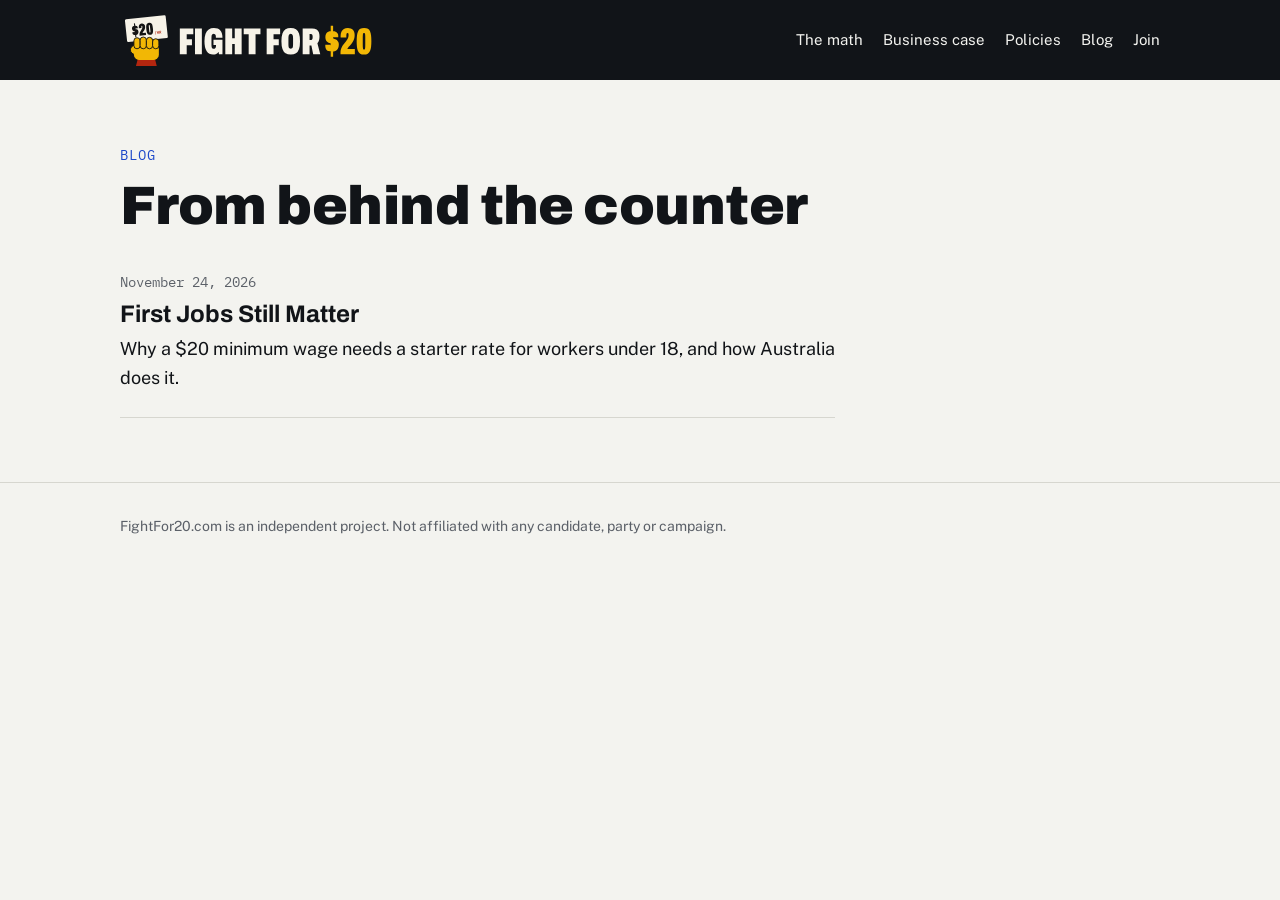
<file: blog/index.html>
<!DOCTYPE html>
<html lang="en">
<head>
<meta charset="utf-8">
<meta name="viewport" content="width=device-width, initial-scale=1">
<title>Blog · Fight for $20</title>
<meta name="description" content="Posts from Fight for $20 on wages, workers and local businesses.">
<link rel="icon" href="/favicon.svg" type="image/svg+xml">
<link rel="icon" href="/favicon-32.png" sizes="32x32" type="image/png">
<link rel="apple-touch-icon" href="/apple-touch-icon.png">
<link rel="preconnect" href="https://fonts.googleapis.com">
<link rel="preconnect" href="https://fonts.gstatic.com" crossorigin>
<link href="https://fonts.googleapis.com/css2?family=Archivo:wght@500;700;900&family=Public+Sans:wght@400;600&family=IBM+Plex+Mono:wght@400;600&display=swap" rel="stylesheet">
<link rel="stylesheet" href="/assets/blog.css">
</head>
<body>

<nav class="nav" aria-label="Main">
  <div class="wrap">
    <a class="mark" href="/"><img src="/assets/logo/fightfor20-header.svg" alt="Fight for $20" width="254" height="52"></a>
    <ul>
      <li><a href="/#math">The math</a></li>
      <li><a href="/#business">Business case</a></li>
      <li><a href="/#policies">Policies</a></li>
      <li><a href="/blog/">Blog</a></li>
      <li><a href="/#join">Join</a></li>
    </ul>
  </div>
</nav>

<main>
  <div class="wrap">
    <p class="kicker">Blog</p>
    <h1>From behind the counter</h1>
    <ul class="posts">
      <li>
        <p class="date"><time datetime="2026-11-24">November 24, 2026</time></p>
        <h2><a href="/blog/first-jobs-still-matter/">First Jobs Still Matter</a></h2>
        <p>Why a $20 minimum wage needs a starter rate for workers under 18, and how Australia does it.</p>
      </li>
    </ul>
  </div>
</main>

<footer>
  <div class="wrap">FightFor20.com is an independent project. Not affiliated with any candidate, party or campaign.</div>
</footer>
</body>
</html>
</file>
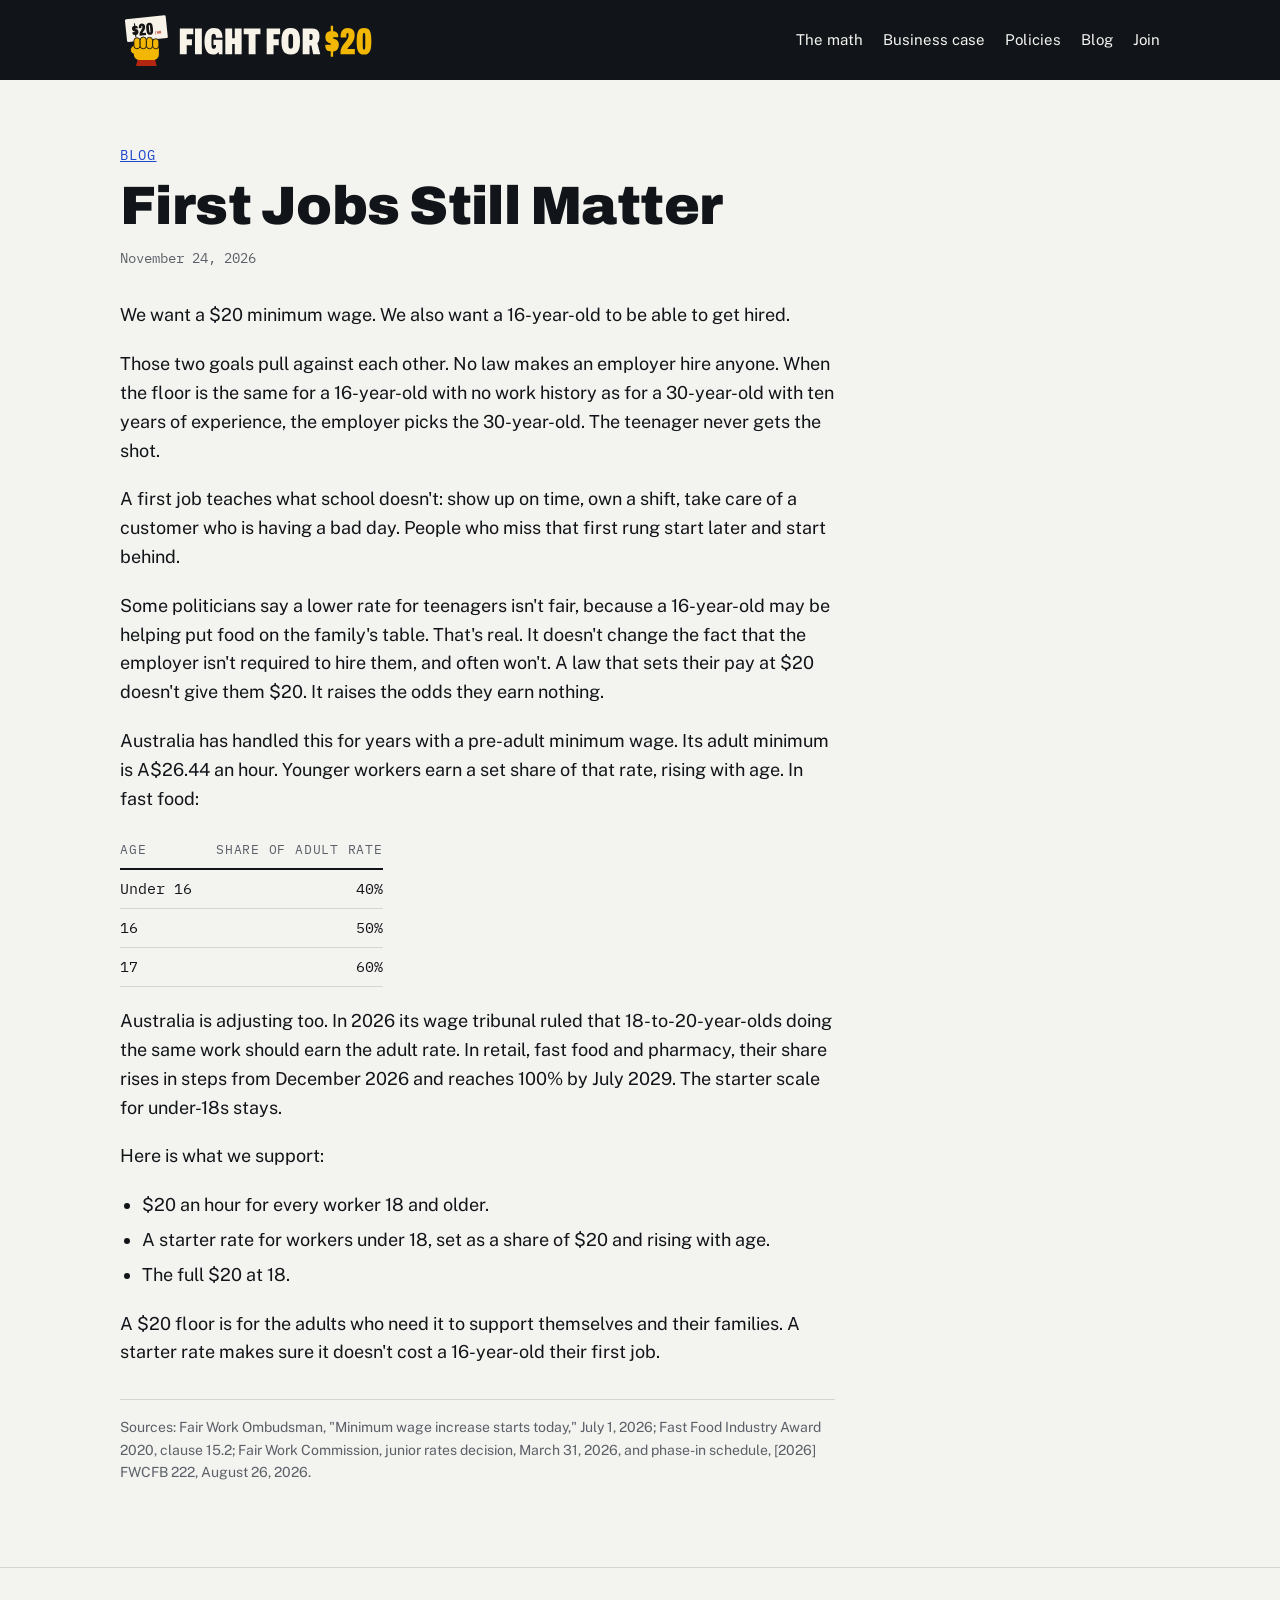
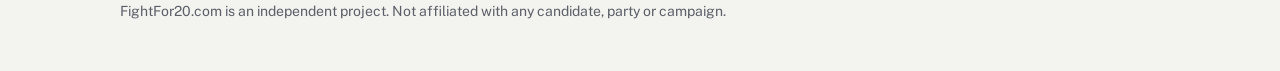
<file: blog/first-jobs-still-matter/index.html>
<!DOCTYPE html>
<html lang="en">
<head>
<meta charset="utf-8">
<meta name="viewport" content="width=device-width, initial-scale=1">
<title>First Jobs Still Matter · Fight for $20</title>
<meta name="description" content="Why a $20 minimum wage needs a starter rate for workers under 18, and how Australia does it.">
<link rel="icon" href="/favicon.svg" type="image/svg+xml">
<link rel="icon" href="/favicon-32.png" sizes="32x32" type="image/png">
<link rel="apple-touch-icon" href="/apple-touch-icon.png">
<link rel="preconnect" href="https://fonts.googleapis.com">
<link rel="preconnect" href="https://fonts.gstatic.com" crossorigin>
<link href="https://fonts.googleapis.com/css2?family=Archivo:wght@500;700;900&family=Public+Sans:wght@400;600&family=IBM+Plex+Mono:wght@400;600&display=swap" rel="stylesheet">
<link rel="stylesheet" href="/assets/blog.css">
</head>
<body>

<nav class="nav" aria-label="Main">
  <div class="wrap">
    <a class="mark" href="/"><img src="/assets/logo/fightfor20-header.svg" alt="Fight for $20" width="254" height="52"></a>
    <ul>
      <li><a href="/#math">The math</a></li>
      <li><a href="/#business">Business case</a></li>
      <li><a href="/#policies">Policies</a></li>
      <li><a href="/blog/">Blog</a></li>
      <li><a href="/#join">Join</a></li>
    </ul>
  </div>
</nav>

<main>
  <div class="wrap">
    <article>
      <p class="kicker"><a href="/blog/">Blog</a></p>
      <h1>First Jobs Still Matter</h1>
      <p class="date"><time datetime="2026-11-24">November 24, 2026</time></p>

      <p>We want a $20 minimum wage. We also want a 16-year-old to be able to get hired.</p>
      <p>Those two goals pull against each other. No law makes an employer hire anyone. When the floor is the same for a 16-year-old with no work history as for a 30-year-old with ten years of experience, the employer picks the 30-year-old. The teenager never gets the shot.</p>
      <p>A first job teaches what school doesn't: show up on time, own a shift, take care of a customer who is having a bad day. People who miss that first rung start later and start behind.</p>
      <p>Some politicians say a lower rate for teenagers isn't fair, because a 16-year-old may be helping put food on the family's table. That's real. It doesn't change the fact that the employer isn't required to hire them, and often won't. A law that sets their pay at $20 doesn't give them $20. It raises the odds they earn nothing.</p>
      <p>Australia has handled this for years with a pre-adult minimum wage. Its adult minimum is A$26.44 an hour. Younger workers earn a set share of that rate, rising with age. In fast food:</p>
      <table class="agetable">
        <thead><tr><th>Age</th><th>Share of adult rate</th></tr></thead>
        <tbody>
          <tr><td>Under 16</td><td>40%</td></tr>
          <tr><td>16</td><td>50%</td></tr>
          <tr><td>17</td><td>60%</td></tr>
        </tbody>
      </table>
      <p>Australia is adjusting too. In 2026 its wage tribunal ruled that 18-to-20-year-olds doing the same work should earn the adult rate. In retail, fast food and pharmacy, their share rises in steps from December 2026 and reaches 100% by July 2029. The starter scale for under-18s stays.</p>
      <p>Here is what we support:</p>
      <ul>
        <li>$20 an hour for every worker 18 and older.</li>
        <li>A starter rate for workers under 18, set as a share of $20 and rising with age.</li>
        <li>The full $20 at 18.</li>
      </ul>
      <p>A $20 floor is for the adults who need it to support themselves and their families. A starter rate makes sure it doesn't cost a 16-year-old their first job.</p>

      <p class="src">Sources: Fair Work Ombudsman, "Minimum wage increase starts today," July 1, 2026; Fast Food Industry Award 2020, clause 15.2; Fair Work Commission, junior rates decision, March 31, 2026, and phase-in schedule, [2026] FWCFB 222, August 26, 2026.</p>
    </article>
  </div>
</main>

<footer>
  <div class="wrap">FightFor20.com is an independent project. Not affiliated with any candidate, party or campaign.</div>
</footer>
</body>
</html>
</file>
<file: assets/blog.css>
:root {
  --ink: #111418; --paper: #f3f3ef; --card: #ffffff; --signal: #f2b705; --blue: #1d48c9;
  --muted: #5b6068; --rule: #d6d6cf;
  --display: "Archivo", "Helvetica Neue", Arial, sans-serif;
  --body: "Public Sans", "Helvetica Neue", Arial, sans-serif;
  --mono: "IBM Plex Mono", ui-monospace, Menlo, monospace;
  color-scheme: light;
}
* { box-sizing: border-box; }
html, body { margin: 0; }
body { background: var(--paper); color: var(--ink); font-family: var(--body); font-size: 18px; line-height: 1.6; }
a { color: var(--blue); }
a:focus-visible { outline: 3px solid var(--blue); outline-offset: 2px; }
.wrap { max-width: 1080px; margin: 0 auto; padding: 0 20px; }
.nav { background: var(--ink); color: var(--paper); }
.nav .wrap { display: flex; justify-content: space-between; align-items: center; gap: 16px; padding-top: 14px; padding-bottom: 14px; flex-wrap: wrap; }
.mark { display: block; line-height: 0; }
.mark img { display: block; height: 52px; width: auto; }
.nav ul { list-style: none; display: flex; gap: 20px; margin: 0; padding: 0; flex-wrap: wrap; font-size: 15px; }
.nav a { color: var(--paper); text-decoration: none; }
.nav a:hover { color: var(--signal); }
main { padding: 64px 0; border-bottom: 1px solid var(--rule); }
article, .posts { max-width: 65ch; }
.kicker { font-family: var(--mono); font-size: 14px; text-transform: uppercase; letter-spacing: 0.08em; color: var(--blue); margin: 0 0 12px; }
h1 { font-family: var(--display); font-weight: 900; font-size: clamp(34px, 6vw, 54px); line-height: 1.05; letter-spacing: -0.01em; margin: 0 0 12px; text-wrap: balance; }
h2 { font-family: var(--display); font-size: 24px; line-height: 1.15; margin: 0 0 6px; }
.date { font-family: var(--mono); font-size: 14px; color: var(--muted); margin: 0 0 32px; }
article p { margin: 0 0 20px; }
article ul { margin: 0 0 20px; padding-left: 22px; }
article li { margin-bottom: 6px; }
.agetable { border-collapse: collapse; margin: 0 0 20px; font-family: var(--mono); font-size: 15px; font-variant-numeric: tabular-nums; }
.agetable th, .agetable td { text-align: left; padding: 7px 24px 7px 0; border-bottom: 1px solid var(--rule); }
.agetable th { font-size: 13px; text-transform: uppercase; letter-spacing: 0.06em; color: var(--muted); font-weight: 400; border-bottom: 2px solid var(--ink); }
.agetable td:last-child, .agetable th:last-child { text-align: right; padding-right: 0; }
.src { font-size: 14px; color: var(--muted); border-top: 1px solid var(--rule); padding-top: 16px; margin-top: 32px; }
.posts { list-style: none; margin: 0; padding: 0; }
.posts li { padding: 24px 0; border-bottom: 1px solid var(--rule); }
.posts h2 a { color: var(--ink); text-decoration: none; }
.posts h2 a:hover { color: var(--blue); }
.posts p { margin: 0; }
.posts .date { margin: 0 0 8px; }
footer { padding: 32px 0 48px; font-size: 14px; color: var(--muted); }
@media (max-width: 760px) { main { padding: 44px 0; } }
</file>
